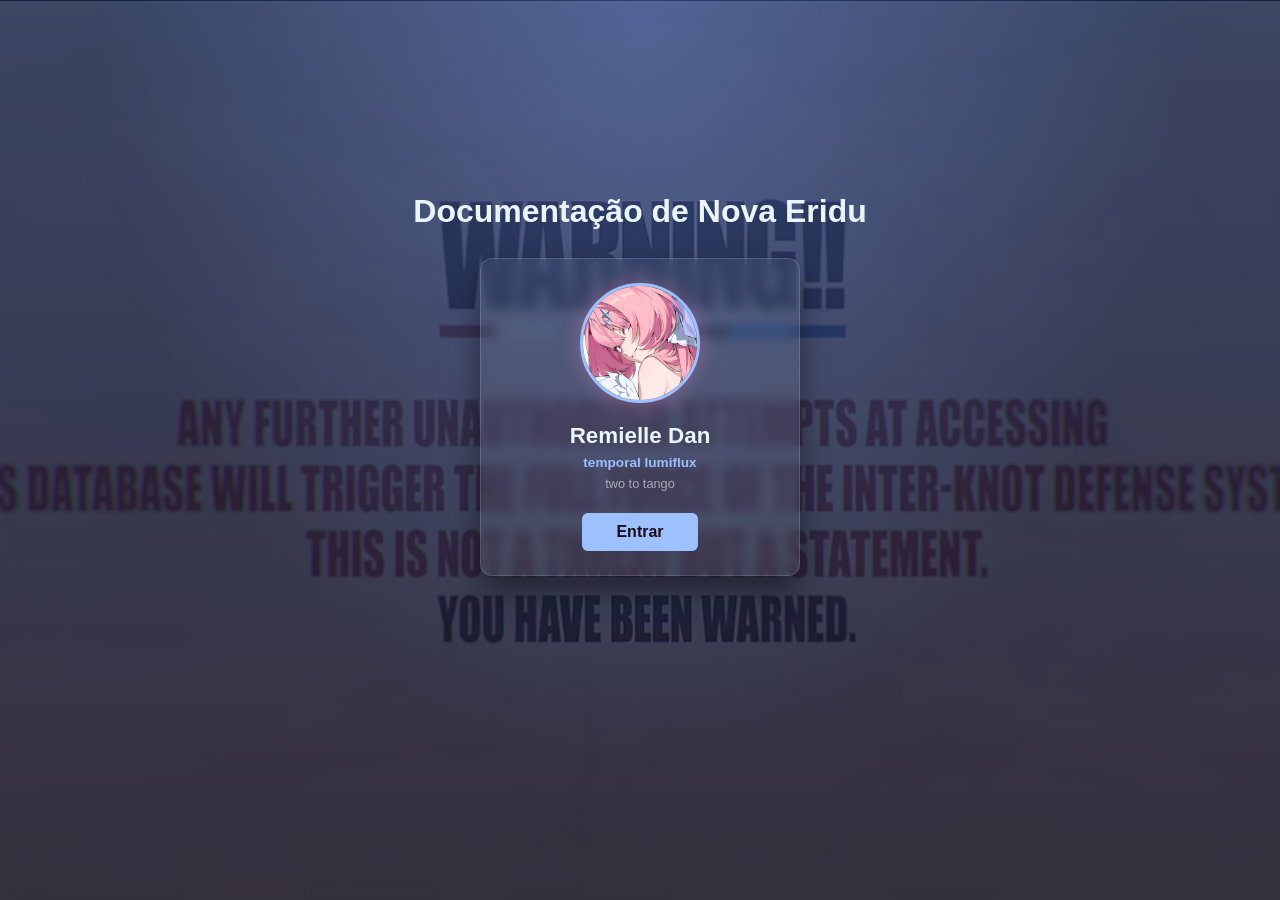
<file: index.html>
<!DOCTYPE html>
<html lang="pt-BR">
<head>
    <meta charset="UTF-8">
    <meta name="viewport" content="width=device-width, initial-scale=1.0">
    <title>Void Hunters</title>
    <link rel="stylesheet" href="style.css">
</head>
<body class="hub-warning">
    <audio id="bgm" src="audio/soundtrack.mp3" data-track="soundtrack" loop></audio> 
    <script src="music.js"></script>


    <main class="welcome">
        <h1 class="sr-only">Documentação de Nova Eridu</h1>

        <div class="welcome-card">
            <img src="img/remi.jpg" alt="Remielle Dan" class="welcome-avatar">
            <h2>Remielle Dan</h2>
            <p class="tag">temporal lumiflux</p>
            <p class="sub">two to tango</p>
            <a href="pag.html" class="enter-btn">Entrar</a>
        </div>
    </main>

</body>
</html>
</file>
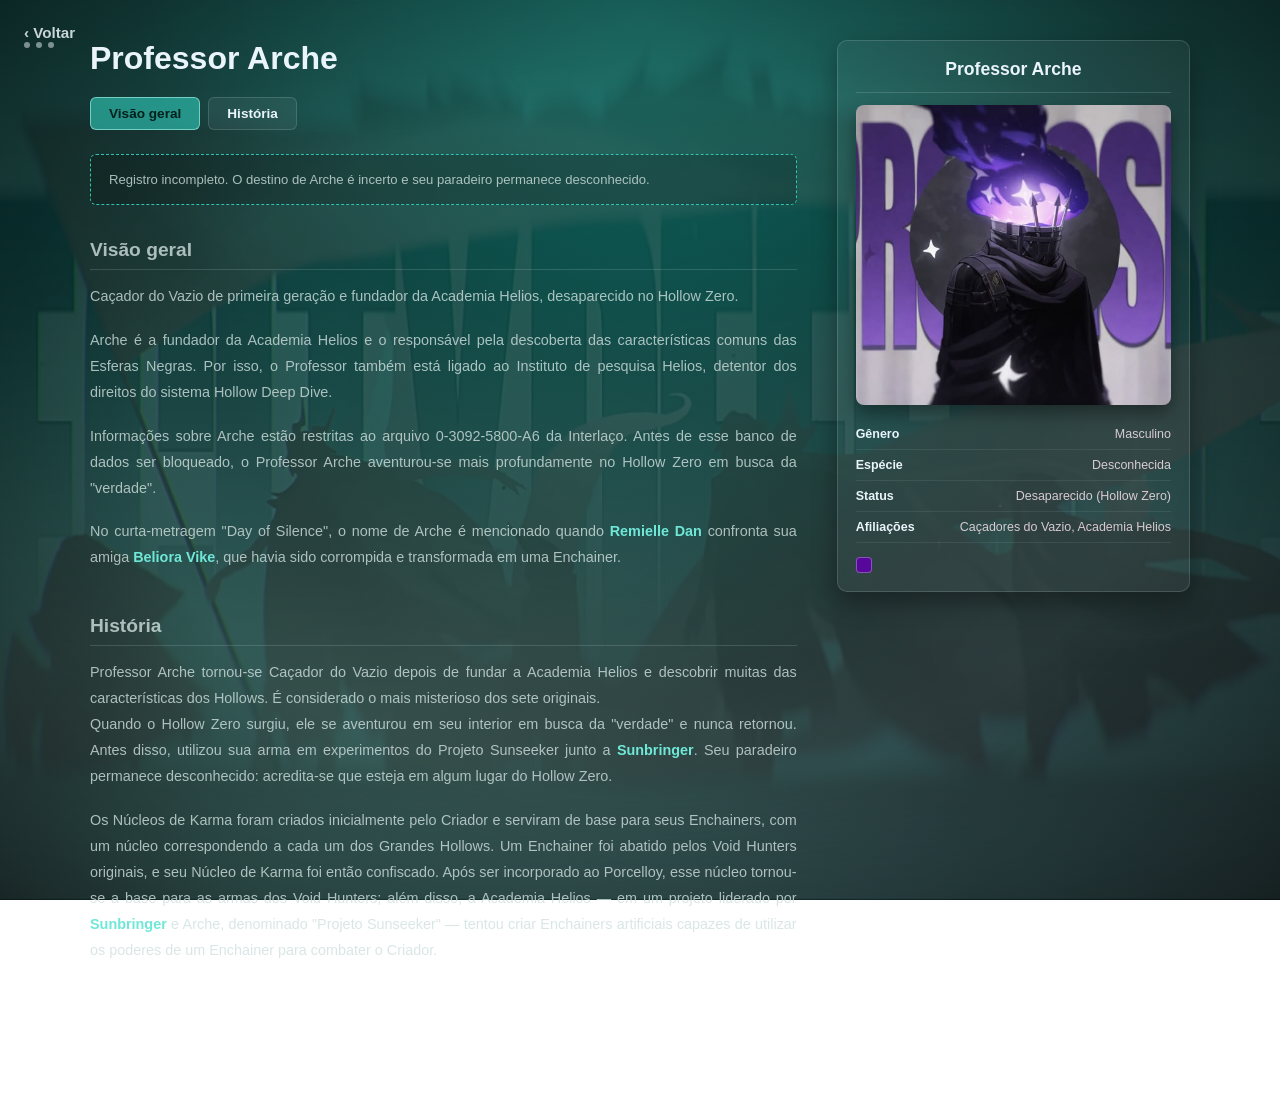
<file: Arche.html>
<!DOCTYPE html>
<html lang="pt-BR">
<head>
    <meta charset="UTF-8">
    <meta name="viewport" content="width=device-width, initial-scale=1.0">
    <title>Professor Arche</title>
    <link rel="stylesheet" href="characters.css">
    <link rel="stylesheet" href="themes.css">
</head>
<div class="topbar">
    <a href="original.html" class="back">&#8249; Voltar</a>
    <div class="dots"><span></span><span></span><span></span></div>
</div>
<body class="theme-arche">
    <audio id="bgm" src="audio/soundtrack.mp3" data-track="soundtrack" loop></audio> 
    <script src="music.js"></script>


    <div class="wiki-layout">

        <main class="wiki-main">
            <h1 class="page-title">Professor Arche</h1>

            <nav class="tabs">
                <a href="#overview" class="tab active">Visão geral</a>
                <a href="#historia" class="tab">História</a>
            </nav>

            <div class="warning-box">Registro incompleto. O destino de Arche é incerto e seu paradeiro permanece desconhecido.</div>

            <section id="overview">
                <h2>Visão geral</h2>
                <p>Caçador do Vazio de primeira geração e fundador da Academia Helios, desaparecido no Hollow Zero.</p>
                <br>
                <p>Arche é a fundador da Academia Helios e o responsável pela descoberta das características comuns das Esferas Negras.
                    Por isso, o Professor também está ligado ao Instituto de pesquisa Helios, detentor dos direitos do sistema Hollow 
                    Deep Dive.</p>
                    <br>
                    <p>Informações sobre Arche estão restritas ao arquivo 0-3092-5800-A6 da Interlaço. Antes
                         de esse banco de dados ser bloqueado, o Professor Arche aventurou-se mais profundamente no Hollow Zero em busca
                          da "verdade".</p>
                    <br>
                    <p>No curta-metragem "Day of Silence", o nome de Arche é mencionado quando <a href="Remielle.html">Remielle Dan</a> confronta sua amiga
                     <a href="Beliora.html">Beliora Vike</a>, que havia sido corrompida e transformada em uma Enchainer.</p>
            </section>

            <section id="historia">
                <h2>História</h2>
                <p>Professor Arche tornou-se Caçador do Vazio depois de fundar a Academia Helios e descobrir muitas das características 
                    dos Hollows. É considerado o mais misterioso dos sete originais.</p>
                <p>Quando o Hollow Zero surgiu, ele se aventurou em seu interior em busca da "verdade" e nunca retornou. Antes disso, 
                    utilizou sua arma em experimentos do Projeto Sunseeker junto a <a href="Sunbringer.html">Sunbringer</a>. Seu paradeiro
                    permanece desconhecido: acredita-se que esteja em algum lugar do Hollow Zero.</p>
                    <br>
                    <p>Os Núcleos de Karma foram criados inicialmente pelo Criador e serviram de base para seus Enchainers, 
                        com um núcleo correspondendo a cada um dos Grandes Hollows. Um Enchainer foi abatido pelos Void Hunters 
                        originais, e seu Núcleo de Karma foi então confiscado. Após ser incorporado ao Porcelloy, esse núcleo 
                        tornou-se a base para as armas dos Void Hunters; além disso, a Academia Helios — em um projeto liderado 
                        por <a href="Sunbringer.html">Sunbringer</a> e Arche, denominado "Projeto Sunseeker" — tentou criar Enchainers artificiais capazes de 
                        utilizar os poderes de um Enchainer para combater o Criador.</p>
            </section>

        </main>

        <aside class="infobox">
            <div class="infobox-title">Professor Arche</div>
            <img src="img/arche_icon.png" alt="Professor Arche" class="infobox-img">
            <div class="infobox-row"><span class="label">Gênero</span><span>Masculino</span></div>
            <div class="infobox-row"><span class="label">Espécie</span><span>Desconhecida</span></div>
            <div class="infobox-row"><span class="label">Status</span><span>Desaparecido (Hollow Zero)</span></div>
            <div class="infobox-row"><span class="label">Afiliações</span><span>Caçadores do Vazio, Academia Helios</span></div>
            <span class="swatch"></span>
        </aside>

    </div>

    <script src="tabs.js"></script>
</body>
</html>
</file>
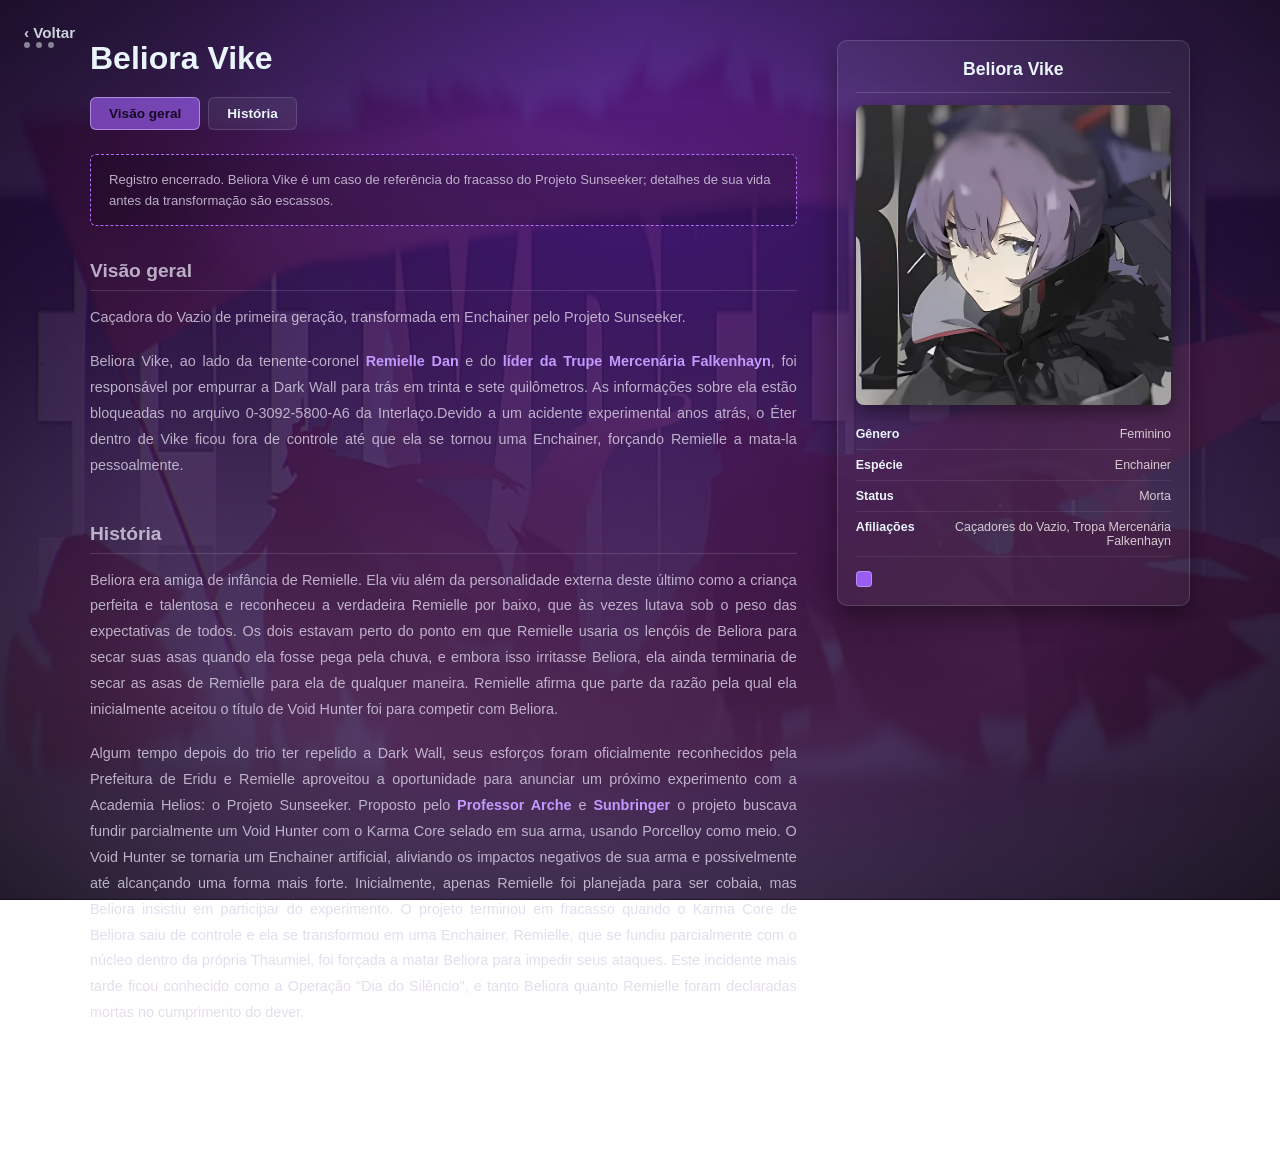
<file: Beliora.html>
<!DOCTYPE html>
<html lang="pt-BR">
<head>
    <meta charset="UTF-8">
    <meta name="viewport" content="width=device-width, initial-scale=1.0">
    <title>Beliora Vike</title>
    <link rel="stylesheet" href="characters.css">
    <link rel="stylesheet" href="themes.css">
</head>
<div class="topbar">
    <a href="original.html" class="back">&#8249; Voltar</a>
    <div class="dots"><span></span><span></span><span></span></div>
</div>
<body class="theme-beliora">
    <audio id="bgm" src="audio/soundtrack.mp3" data-track="soundtrack" loop></audio> 
    <script src="music.js"></script>


    <div class="wiki-layout">

        <main class="wiki-main">
            <h1 class="page-title">Beliora Vike</h1>

            <nav class="tabs">
                <a href="#overview" class="tab active">Visão geral</a>
                <a href="#historia" class="tab">História</a>
            </nav>

            <div class="warning-box">Registro encerrado. Beliora Vike é um caso de referência do fracasso do Projeto Sunseeker; 
                detalhes de sua vida antes da transformação são escassos.</div>

            <section id="overview">
                <h2>Visão geral</h2>
                <p>Caçadora do Vazio de primeira geração, transformada em Enchainer pelo Projeto Sunseeker.</p>
                <br>
                <p>Beliora Vike, ao lado da tenente-coronel <a href="Remielle.html">Remielle Dan</a> e do <a href="Falkenhayn.html">líder da Trupe Mercenária Falkenhayn</a>, foi responsável por 
                   empurrar a Dark Wall para trás em trinta e sete quilômetros. As informações sobre ela estão bloqueadas no arquivo
                   0-3092-5800-A6 da Interlaço.Devido a um acidente experimental anos atrás, o Éter dentro de Vike 
                 ficou fora de controle até que ela se tornou uma Enchainer, forçando Remielle a mata-la pessoalmente.</p>
            </section>

            <section id="historia">
                <h2>História</h2>
                <p> Beliora era amiga de infância de Remielle. Ela viu além da personalidade externa deste último como a criança perfeita
                     e talentosa e reconheceu a verdadeira Remielle por baixo, que às vezes lutava sob o peso das expectativas de todos.
                      Os dois estavam perto do ponto em que Remielle usaria os lençóis de Beliora para secar suas asas quando ela fosse 
                      pega pela chuva, e embora isso irritasse Beliora, ela ainda terminaria de secar as asas de Remielle para ela de 
                      qualquer maneira. Remielle afirma que parte da razão pela qual ela inicialmente aceitou o título de Void Hunter 
                      foi para competir com Beliora. </p>
                <br>
                <p>Algum tempo depois do trio ter repelido a Dark Wall, seus esforços foram oficialmente reconhecidos pela Prefeitura de 
                    Eridu e Remielle aproveitou a oportunidade para anunciar um próximo experimento com a Academia Helios: o Projeto 
                    Sunseeker. Proposto pelo <a href="Arche.html">Professor Arche</a> e <a href="Sunbringer.html">Sunbringer</a> o projeto buscava fundir parcialmente um Void Hunter 
                    com o Karma Core selado em sua arma, usando Porcelloy como meio. O Void Hunter se tornaria um Enchainer artificial,
                    aliviando os impactos negativos de sua arma e possivelmente até alcançando uma forma mais forte. Inicialmente, apenas
                    Remielle foi planejada para ser cobaia, mas Beliora insistiu em participar do experimento. O projeto terminou em 
                    fracasso quando o Karma Core de Beliora saiu de controle e ela se transformou em uma Enchainer. Remielle, que se 
                    fundiu parcialmente com o núcleo dentro da própria Thaumiel, foi forçada a matar Beliora para impedir seus ataques.
                    Este incidente mais tarde ficou conhecido como a Operação "Dia do Silêncio", e tanto Beliora quanto Remielle foram
                    declaradas mortas no cumprimento do dever.</p>
            </section>

        </main>

        <aside class="infobox">
            <div class="infobox-title">Beliora Vike</div>
            <img src="img/v_icon.png" alt="Beliora Vike" class="infobox-img">
            <div class="infobox-row"><span class="label">Gênero</span><span>Feminino</span></div>
            <div class="infobox-row"><span class="label">Espécie</span><span>Enchainer</span></div>
            <div class="infobox-row"><span class="label">Status</span><span>Morta</span></div>
            <div class="infobox-row"><span class="label">Afiliações</span><span>Caçadores do Vazio, Tropa Mercenária Falkenhayn</span></div>
            <span class="swatch"></span>
        </aside>

    </div>

    <script src="tabs.js"></script>
</body>
</html>
</file>
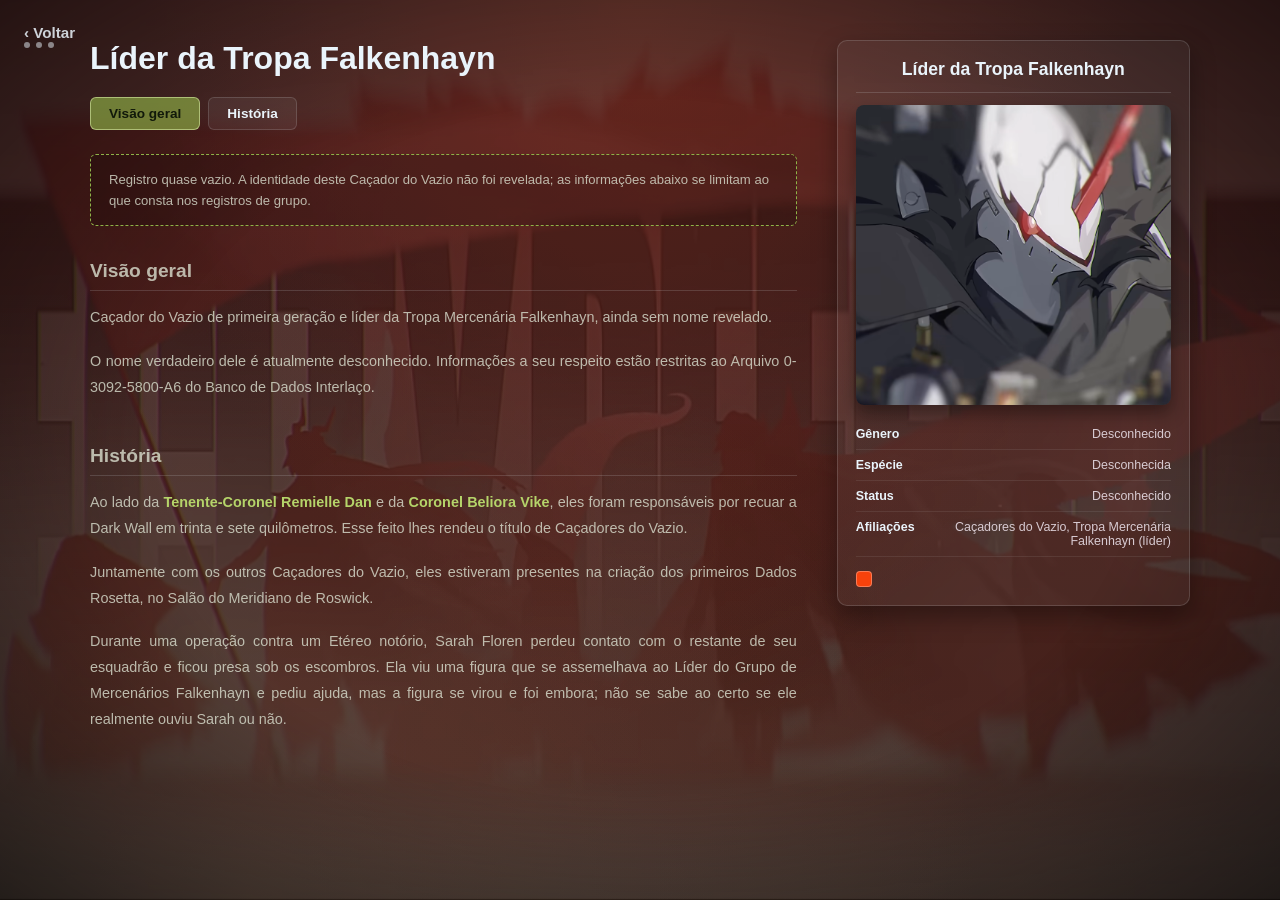
<file: Falkenhayn.html>
<!DOCTYPE html>
<html lang="pt-BR">
<head>
    <meta charset="UTF-8">
    <meta name="viewport" content="width=device-width, initial-scale=1.0">
    <title>Líder da Tropa Falkenhayn</title>
    <link rel="stylesheet" href="characters.css">
    <link rel="stylesheet" href="themes.css">
</head>
<div class="topbar">
    <a href="original.html" class="back">&#8249; Voltar</a>
    <div class="dots"><span></span><span></span><span></span></div>
</div>
<body class="theme-falkenhayn">
    <audio id="bgm" src="audio/soundtrack.mp3" data-track="soundtrack" loop></audio> 
    <script src="music.js"></script>


    <div class="wiki-layout">

        <main class="wiki-main">
            <h1 class="page-title">Líder da Tropa Falkenhayn</h1>

            <nav class="tabs">
                <a href="#overview" class="tab active">Visão geral</a>
                <a href="#historia" class="tab">História</a>
            </nav>

            <div class="warning-box">Registro quase vazio. A identidade deste Caçador do Vazio não foi revelada; as informações abaixo se limitam ao que consta nos registros de grupo.</div>

            <section id="overview">
                <h2>Visão geral</h2>
                <p>Caçador do Vazio de primeira geração e líder da Tropa Mercenária Falkenhayn, ainda sem nome revelado.</p>
                <br>
                <p>O nome verdadeiro dele é atualmente desconhecido. Informações a seu respeito estão restritas ao Arquivo
                   0-3092-5800-A6 do Banco de Dados Interlaço.</p>
            </section>

            <section id="historia">
                <h2>História</h2>
                <p>Ao lado da <a href="Remielle.html">Tenente-Coronel Remielle Dan</a> e da <a href="Beliora.html">Coronel Beliora Vike</a>, 
                eles foram responsáveis ​por recuar a Dark Wall em trinta e sete quilômetros. Esse feito lhes rendeu o título de 
                Caçadores do Vazio.</p>
                <br>
                <p>Juntamente com os outros Caçadores do Vazio, eles estiveram presentes na criação dos primeiros Dados Rosetta, 
                no Salão do Meridiano de Roswick.</p>
                <br>
                <p>Durante uma operação contra um Etéreo notório, Sarah Floren perdeu contato com o restante de seu esquadrão e 
                ficou presa sob os escombros. Ela viu uma figura que se assemelhava ao Líder do Grupo de Mercenários Falkenhayn 
                e pediu ajuda, mas a figura se virou e foi embora; não se sabe ao certo se ele realmente ouviu Sarah ou não.</p>
            </section>

        </main>

        <aside class="infobox">
            <div class="infobox-title">Líder da Tropa Falkenhayn</div>
            <img src="img/leader_icon.png" alt="Líder da Tropa Falkenhayn" class="infobox-img">
            <div class="infobox-row"><span class="label">Gênero</span><span>Desconhecido</span></div>
            <div class="infobox-row"><span class="label">Espécie</span><span>Desconhecida</span></div>
            <div class="infobox-row"><span class="label">Status</span><span>Desconhecido</span></div>
            <div class="infobox-row"><span class="label">Afiliações</span><span>Caçadores do Vazio, Tropa Mercenária Falkenhayn (líder)</span></div>
            <span class="swatch"></span>
        </aside>

    </div>

    <script src="tabs.js"></script>
</body>
</html>
</file>
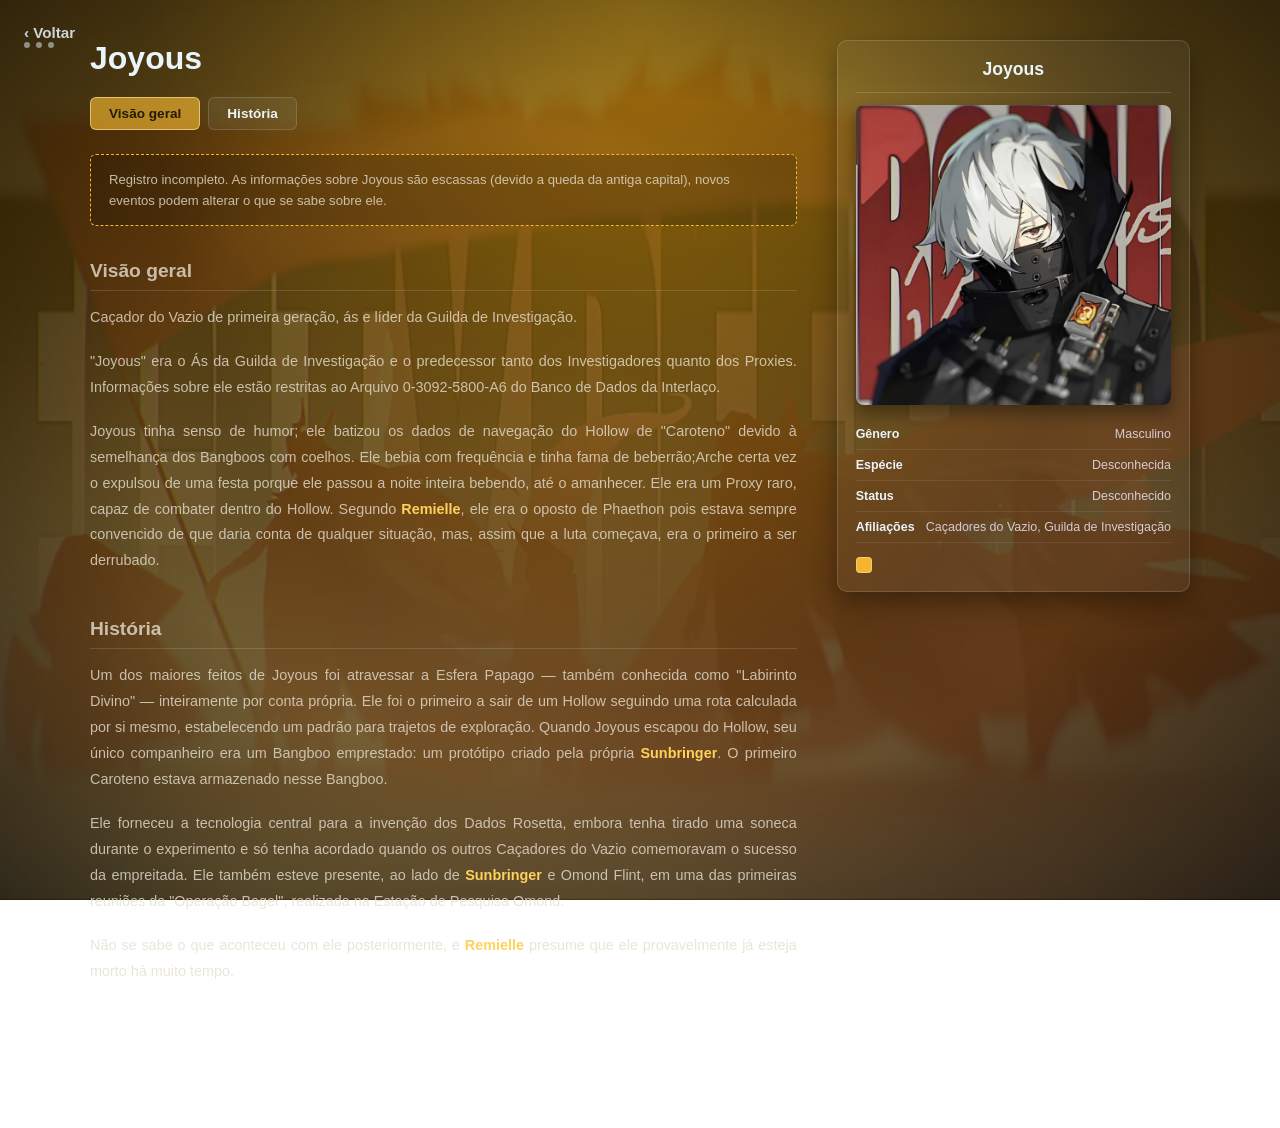
<file: Joyous.html>
<!DOCTYPE html>
<html lang="pt-BR">
<head>
    <meta charset="UTF-8">
    <meta name="viewport" content="width=device-width, initial-scale=1.0">
    <title>Joyous</title>
    <link rel="stylesheet" href="characters.css">
    <link rel="stylesheet" href="themes.css">
</head>
<div class="topbar">
    <a href="original.html" class="back">&#8249; Voltar</a>
    <div class="dots"><span></span><span></span><span></span></div>
</div>
<body class="theme-joyous">
    <audio id="bgm" src="audio/soundtrack.mp3" data-track="soundtrack" loop></audio> 
    <script src="music.js"></script>


    <div class="wiki-layout">

        <main class="wiki-main">
            <h1 class="page-title">Joyous</h1>

            <nav class="tabs">
                <a href="#overview" class="tab active">Visão geral</a>
                <a href="#historia" class="tab">História</a>
            </nav>

            <div class="warning-box">Registro incompleto. As informações sobre Joyous são escassas (devido a queda da antiga capital), novos eventos podem alterar o que se sabe sobre ele.</div>

            <section id="overview">
                <h2>Visão geral</h2>
                <p>Caçador do Vazio de primeira geração, ás e líder da Guilda de Investigação.</p>
                <br>
                <p>"Joyous" era o Ás da Guilda de Investigação e o predecessor tanto dos Investigadores quanto dos Proxies. Informações 
                    sobre ele estão restritas ao Arquivo 0-3092-5800-A6 do Banco de Dados da Interlaço.</p>
                <br>
                <p>Joyous tinha senso de humor; ele batizou os dados de navegação do Hollow de "Caroteno" devido à semelhança dos Bangboos
                     com coelhos. Ele bebia com frequência e tinha fama de beberrão;Arche certa vez o expulsou de uma festa porque
                      ele passou a noite inteira bebendo, até o amanhecer. Ele era um Proxy raro, capaz de combater dentro do Hollow.
                       Segundo <a href="Remielle.html">Remielle</a>, ele era o oposto de Phaethon pois estava sempre convencido de que daria conta de qualquer situação,
                        mas, assim que a luta começava, era o primeiro a ser derrubado.</p>
            </section>

            <section id="historia">
                <h2>História</h2>
                <p>Um dos maiores feitos de Joyous foi atravessar a Esfera Papago — também conhecida como "Labirinto Divino" —
                     inteiramente por conta própria. Ele foi o primeiro a sair de um Hollow seguindo uma rota calculada por si
                      mesmo, estabelecendo um padrão para trajetos de exploração. Quando Joyous escapou do Hollow, seu único companheiro
                       era um Bangboo emprestado: um protótipo criado pela própria <a href="Sunbringer.html">Sunbringer</a>. O primeiro Caroteno
                     estava armazenado 
                       nesse Bangboo.</p>
                <br>
                <p>Ele forneceu a tecnologia central para a invenção dos Dados Rosetta, embora tenha tirado uma soneca durante o 
                    experimento e só tenha acordado quando os outros Caçadores do Vazio comemoravam o sucesso da empreitada. Ele 
                    também esteve presente, ao lado de <a href="Sunbringer.html">Sunbringer</a> e Omond Flint, em uma das primeiras 
                    reuniões da "Operação Bagel", realizada na Estação de Pesquisa Omond.</p>
                <br>
                <p>Não se sabe o que aconteceu com ele posteriormente, e <a href="Remielle.html">Remielle</a> presume que ele provavelmente já esteja morto há muito tempo.</p>
            </section>

        </main>

        <aside class="infobox">
            <div class="infobox-title">Joyous</div>
            <img src="img/j_icon.png" alt="Joyous" class="infobox-img">
            <div class="infobox-row"><span class="label">Gênero</span><span>Masculino</span></div>
            <div class="infobox-row"><span class="label">Espécie</span><span>Desconhecida</span></div>
            <div class="infobox-row"><span class="label">Status</span><span>Desconhecido</span></div>
            <div class="infobox-row"><span class="label">Afiliações</span><span>Caçadores do Vazio, Guilda de Investigação</span></div>
            <span class="swatch"></span>
        </aside>

    </div>

    <script src="tabs.js"></script>
</body>
</html>
</file>
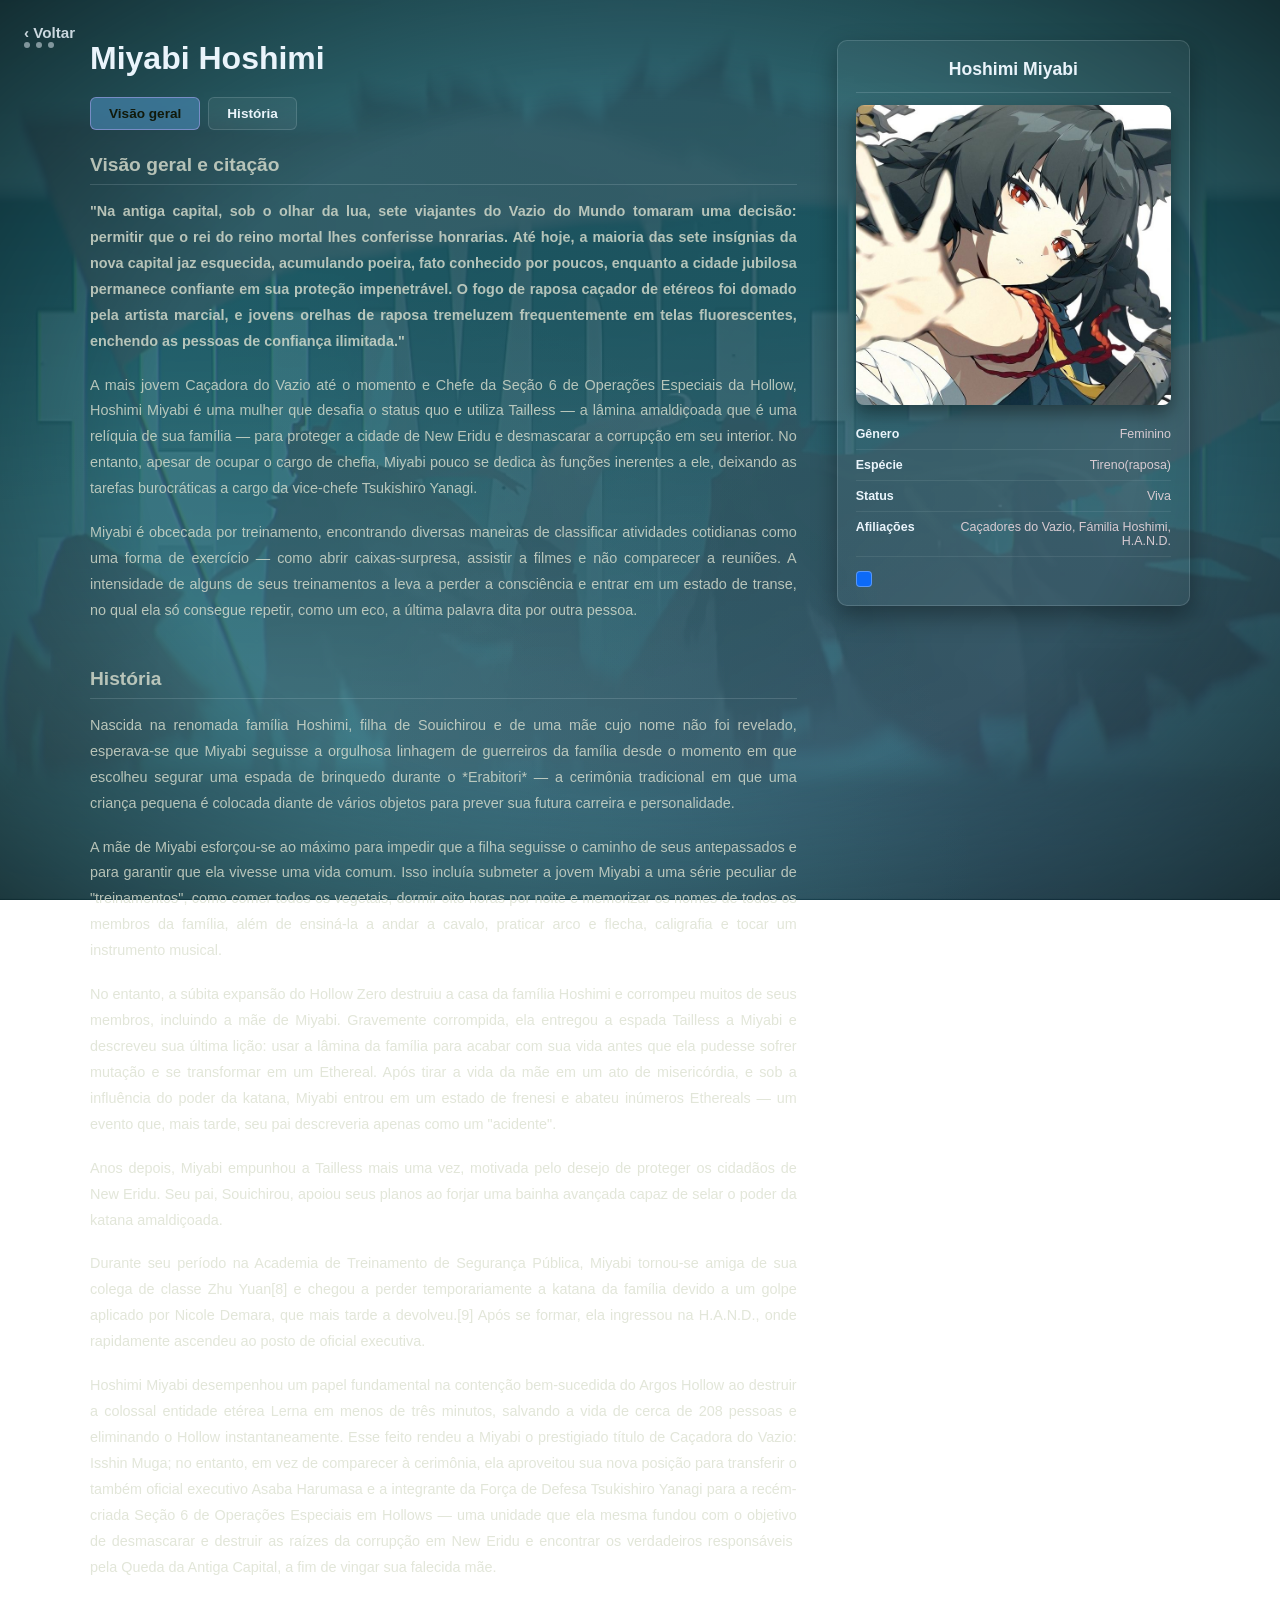
<file: miyabi.html>
<!DOCTYPE html>
<html lang="pt-BR">
<head>
    <meta charset="UTF-8">
    <meta name="viewport" content="width=device-width, initial-scale=1.0">
    <title>Miyabi Hoshimi</title>
    <link rel="stylesheet" href="characters.css">
    <link rel="stylesheet" href="themes.css">
</head>
<div class="topbar">
    <a href="newhunters.html" class="back">&#8249; Voltar</a>
    <div class="dots"><span></span><span></span><span></span></div>
</div>
<body class="theme-miyabi">
    <audio id="bgm" src="audio/soundtrack.mp3" data-track="soundtrack" loop></audio> 
    <script src="music.js"></script>


    <div class="wiki-layout">

        <main class="wiki-main">
            <h1 class="page-title">Miyabi Hoshimi</h1>

            <nav class="tabs">
                <a href="#overview" class="tab active">Visão geral</a>
                <a href="#historia" class="tab">História</a>
            </nav>

            <section id="overview">
                <h2>Visão geral e citação</h2>
                <p><strong>"Na antiga capital, sob o olhar da lua, sete viajantes do Vazio do Mundo tomaram uma decisão: permitir que o rei do 
                    reino mortal lhes conferisse honrarias. Até hoje, a maioria das sete insígnias da nova capital jaz esquecida, 
                    acumulando poeira, fato conhecido por poucos, enquanto a cidade jubilosa permanece confiante em sua proteção 
                    impenetrável. O fogo de raposa caçador de etéreos foi domado pela artista marcial, e jovens orelhas de raposa 
                    tremeluzem frequentemente em telas fluorescentes, enchendo as pessoas de confiança ilimitada." </p> </strong>
                    <br>
                <p>A mais jovem Caçadora do Vazio até o momento e Chefe da Seção 6 de Operações Especiais da Hollow, Hoshimi Miyabi é 
                    uma mulher que desafia o status quo e utiliza Tailless — a lâmina amaldiçoada que é uma relíquia de sua família — 
                    para proteger a cidade de New Eridu e desmascarar a corrupção em seu interior. No entanto, apesar de ocupar o cargo
                     de chefia, Miyabi pouco se dedica às funções inerentes a ele, deixando as tarefas burocráticas a cargo da vice-chefe
                     Tsukishiro Yanagi.</p>
                     <br>
                     <p>Miyabi é obcecada por treinamento, encontrando diversas maneiras de classificar atividades cotidianas como uma 
                        forma de exercício — como abrir caixas-surpresa, assistir a filmes e não comparecer a reuniões. A intensidade de 
                        alguns de seus treinamentos a leva a perder a consciência e entrar em um estado de transe, no qual ela só consegue
                        repetir, como um eco, a última palavra dita por outra pessoa.</p>
            </section>

            <section id="historia">
                <h2>História</h2>
                <p>Nascida na renomada família Hoshimi, filha de Souichirou e de uma mãe cujo nome não foi revelado, esperava-se que 
                    Miyabi seguisse a orgulhosa linhagem de guerreiros da família desde o momento em que escolheu segurar uma espada 
                    de brinquedo durante o *Erabitori* — a cerimônia tradicional em que uma criança pequena é colocada diante de vários 
                    objetos para prever sua futura carreira e personalidade.</p>
                <br>
                <p>A mãe de Miyabi esforçou-se ao máximo para impedir que a filha seguisse o caminho de seus antepassados ​​e para 
                    garantir que ela vivesse uma vida comum. Isso incluía submeter a jovem Miyabi a uma série peculiar de "treinamentos",
                    como comer todos os vegetais, dormir oito horas por noite e memorizar os nomes de todos os membros da família, além 
                    de ensiná-la a andar a cavalo, praticar arco e flecha, caligrafia e tocar um instrumento musical.</p>
                <br>
                <p>No entanto, a súbita expansão do Hollow Zero destruiu a casa da família Hoshimi e corrompeu muitos de seus membros, 
                    incluindo a mãe de Miyabi. Gravemente corrompida, ela entregou a espada Tailless a Miyabi e descreveu sua última 
                    lição: usar a lâmina da família para acabar com sua vida antes que ela pudesse sofrer mutação e se transformar em um 
                    Ethereal. Após tirar a vida da mãe em um ato de misericórdia, e sob a influência do poder da katana, Miyabi entrou em
                    um estado de frenesi e abateu inúmeros Ethereals — um evento que, mais tarde, seu pai descreveria apenas como um 
                    "acidente".</p>
                <br>
                <p>Anos depois, Miyabi empunhou a Tailless mais uma vez, motivada pelo desejo de proteger os cidadãos de New Eridu. Seu
                    pai, Souichirou, apoiou seus planos ao forjar uma bainha avançada capaz de selar o poder da katana amaldiçoada.</p>
                <br>
                <p>Durante seu período na Academia de Treinamento de Segurança Pública, Miyabi tornou-se amiga de sua colega de classe 
                    Zhu Yuan[8] e chegou a perder temporariamente a katana da família devido a um golpe aplicado por Nicole Demara, que 
                    mais tarde a devolveu.[9] Após se formar, ela ingressou na H.A.N.D., onde rapidamente ascendeu ao posto de oficial
                     executiva.</p>
                <br>
                <p>Hoshimi Miyabi desempenhou um papel fundamental na contenção bem-sucedida do Argos Hollow ao destruir a colossal 
                    entidade etérea Lerna em menos de três minutos, salvando a vida de cerca de 208 pessoas e eliminando o Hollow 
                    instantaneamente. Esse feito rendeu a Miyabi o prestigiado título de Caçadora do Vazio: Isshin Muga; no entanto, 
                    em vez de comparecer à cerimônia, ela aproveitou sua nova posição para transferir o também oficial executivo 
                    Asaba Harumasa e a integrante da Força de Defesa Tsukishiro Yanagi para a recém-criada Seção 6 de Operações Especiais
                    em Hollows — uma unidade que ela mesma fundou com o objetivo de desmascarar e destruir as raízes da corrupção em New
                    Eridu e encontrar os verdadeiros responsáveis ​​pela Queda da Antiga Capital, a fim de vingar sua falecida mãe.</p>
            </section>

        </main>

        <aside class="infobox">
            <div class="infobox-title">Hoshimi Miyabi</div>
            <img src="img/miyabi_icon.png" alt="Hoshimi Miyabi" class="infobox-img">
            <div class="infobox-row"><span class="label">Gênero</span><span>Feminino</span></div>
            <div class="infobox-row"><span class="label">Espécie</span><span>Tireno(raposa)</span></div>
            <div class="infobox-row"><span class="label">Status</span><span>Viva</span></div>
            <div class="infobox-row"><span class="label">Afiliações</span><span>Caçadores do Vazio, Fámilia Hoshimi, H.A.N.D.</span></div>
            <span class="swatch"></span>
        </aside>

    </div>

    <script src="tabs.js"></script>
</body>
</html>
</file>
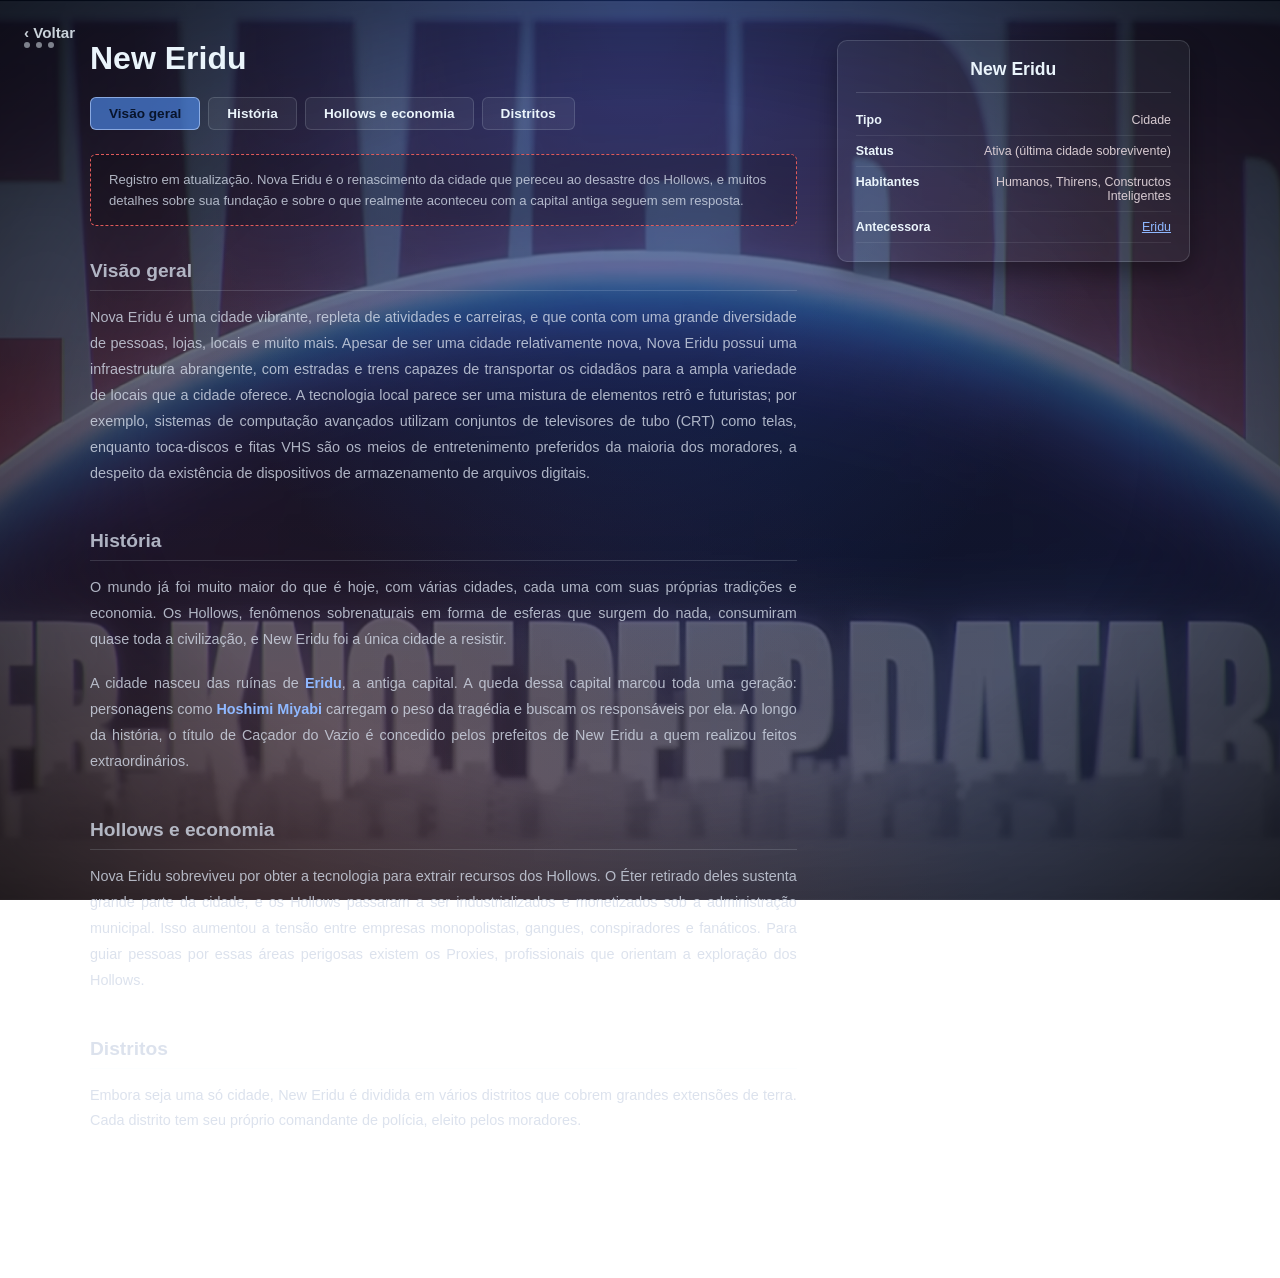
<file: newera.html>
<!DOCTYPE html>
<html lang="pt-BR">
<head>
    <meta charset="UTF-8">
    <meta name="viewport" content="width=device-width, initial-scale=1.0">
    <title>New Eridu</title>
    <link rel="stylesheet" href="characters.css">
    <link rel="stylesheet" href="themes.css">
</head>
<body class="theme-new-eridu">
    <audio id="bgm" src="audio/soundtrack.mp3" data-track="soundtrack" loop></audio> 
    <script src="music.js"></script>


    <div class="wiki-layout">

        <main class="wiki-main">
            <div class="topbar">
    <a href="pag.html" class="back">&#8249; Voltar</a>
    <div class="dots"><span></span><span></span><span></span></div>
  </div>

            <h1 class="page-title">New Eridu</h1>

            <nav class="tabs">
                <a href="#overview" class="tab active">Visão geral</a>
                <a href="#historia" class="tab">História</a>
                <a href="#hollows" class="tab">Hollows e economia</a>
                <a href="#distritos" class="tab">Distritos</a>
            </nav>

            <div class="warning-box">
                Registro em atualização. Nova Eridu é o renascimento da cidade que pereceu ao desastre dos Hollows, e muitos
                detalhes sobre sua fundação e sobre o que realmente aconteceu com a capital antiga seguem sem resposta.
            </div>

            <section id="overview">
                <h2>Visão geral</h2>
                <p>
                    <p>Nova Eridu é uma cidade vibrante, repleta de atividades e carreiras, e que conta com uma grande diversidade de 
                        pessoas, lojas, locais e muito mais. Apesar de ser uma cidade relativamente nova, Nova Eridu possui uma 
                        infraestrutura abrangente, com estradas e trens capazes de transportar os cidadãos para a ampla variedade 
                        de locais que a cidade oferece. A tecnologia local parece ser uma mistura de elementos retrô e futuristas; 
                        por exemplo, sistemas de computação avançados utilizam conjuntos de televisores de tubo (CRT) como telas, 
                        enquanto toca-discos e fitas VHS são os meios de entretenimento preferidos da maioria dos moradores, a 
                        despeito da existência de dispositivos de armazenamento de arquivos digitais.<p>
                </p>
            </section>

            <section id="historia">
                <h2>História</h2>
                <p>
                    O mundo já foi muito maior do que é hoje, com várias cidades, cada uma com suas próprias tradições e economia.
                    Os Hollows, fenômenos sobrenaturais em forma de esferas que surgem do nada, consumiram quase toda a
                    civilização, e New Eridu foi a única cidade a resistir.
                </p>
                <br>
                <p>
                    A cidade nasceu das ruínas de <a href="OldEridu.html">Eridu</a>, a antiga capital. A queda dessa capital
                    marcou toda uma geração: personagens como <a href="Miyabi.html">Hoshimi Miyabi</a> carregam o peso
                    da tragédia e buscam os responsáveis por ela. Ao longo da história, o título de Caçador do Vazio é concedido
                    pelos prefeitos de New Eridu a quem realizou feitos extraordinários.
                </p>
            </section>

            <section id="hollows">
                <h2>Hollows e economia</h2>
                <p>
                    Nova Eridu sobreviveu por obter a tecnologia para extrair recursos dos Hollows. O Éter retirado deles
                    sustenta grande parte da cidade, e os Hollows passaram a ser industrializados e monetizados sob a
                    administração municipal. Isso aumentou a tensão entre empresas monopolistas, gangues, conspiradores e
                    fanáticos. Para guiar pessoas por essas áreas perigosas existem os Proxies, profissionais que orientam
                    a exploração dos Hollows.
                </p>
            </section>

            <section id="distritos">
                <h2>Distritos</h2>
                <p>
                    Embora seja uma só cidade, New Eridu é dividida em vários distritos que cobrem grandes extensões de terra.
                    Cada distrito tem seu próprio comandante de polícia, eleito pelos moradores.
                </p>
            </section>

        </main>

        <aside class="infobox">
            <div class="infobox-title">New Eridu</div>
            <div class="infobox-row"><span class="label">Tipo</span><span>Cidade</span></div>
            <div class="infobox-row"><span class="label">Status</span><span>Ativa (última cidade sobrevivente)</span></div>
            <div class="infobox-row"><span class="label">Habitantes</span><span>Humanos, Thirens, Constructos Inteligentes</span></div>
            <div class="infobox-row"><span class="label">Antecessora</span><span><a href="OldEridu.html" style="color:var(--accent-link)">Eridu</a></span></div>
        </aside>

    </div>

    <script src="tabs.js"></script>
</body>
</html>
</file>
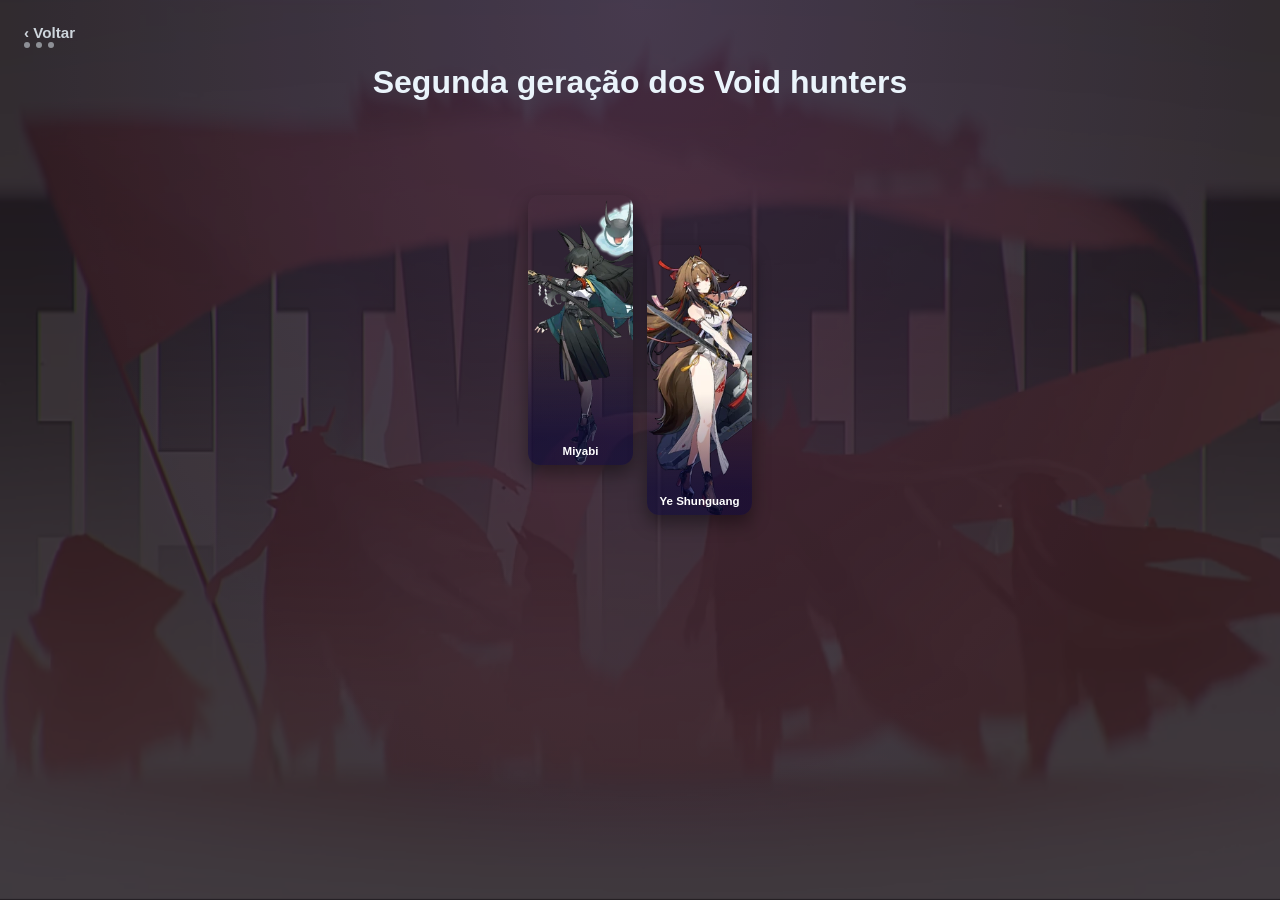
<file: newhunters.html>
<!DOCTYPE html>
<html lang="pt-br">
<head>
<meta charset="UTF-8">
<title>First Gen</title>
<link rel="stylesheet" href="newhunters.css">
</head>
<body>
    <header class="header">
        <h1>Segunda geração dos Void hunters</h1>
    </header>
  <div class="topbar">
    <a href="pag.html" class="back">&#8249; Voltar</a>
    <div class="dots"><span></span><span></span><span></span></div>
  </div>
  <audio id="bgm" src="audio/soundtrack.mp3" data-track="soundtrack" loop></audio> 
    <script src="music.js"></script>

 
  <div class="roster">
    <a class="agent" href="miyabi.html">
        <img src="img/miyabi_card.png">
      <span class="name-tag">Miyabi</span>
    </a>
    <a class="agent" href="ye.html">
        <img src="img/ye_card.png">
      <span class="name-tag">Ye Shunguang</span>
    </a>
  </div>
 
</body>
</html>
</file>
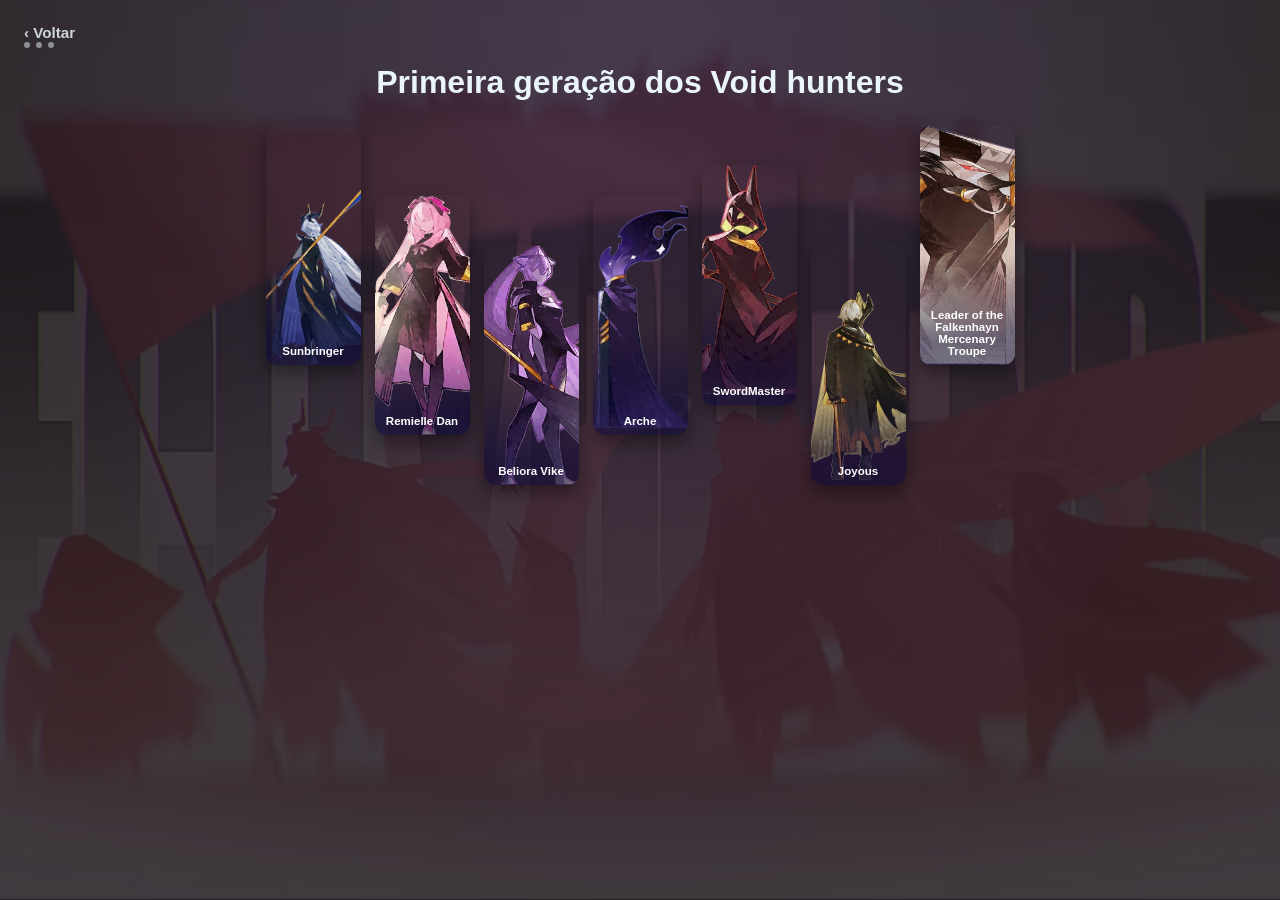
<file: original.html>
<!DOCTYPE html>
<html lang="pt-br">
<head>
<meta charset="UTF-8">
<title>First Gen</title>
<link rel="stylesheet" href="original.css">
</head>
<body>
    <header class="header">
        <h1>Primeira geração dos Void hunters</h1>
    </header>
  <div class="topbar">
    <a href="pag.html" class="back">&#8249; Voltar</a>
    <div class="dots"><span></span><span></span><span></span></div>
  </div>
  <audio id="bgm" src="audio/soundtrack.mp3" data-track="soundtrack" loop></audio> 
    <script src="music.js"></script>

 
  <div class="roster">
    <a class="agent" href="Sunbringer.html">
        <img src="img/S_mural.png">
      <span class="name-tag">Sunbringer</span>
    </a>
    <a class="agent" href="Remielle.html">
        <img src="img/remi_mural.png">
      <span class="name-tag">Remielle Dan </span>
    </a>
    <a class="agent" href="Beliora.html">
        <img src="img/B_mural.png">
      <span class="name-tag">Beliora Vike</span>
    </a>
    <a class="agent" href="Arche.html">
        <img src="img/A_mural.png">
      <span class="name-tag">Arche</span>
    </a>
    <a class="agent" href="Swordmaster.html">
        <img src="img/M_mural.png">
      <span class="name-tag">SwordMaster</span>
    </a>
    <a class="agent" href="Joyous.html">
        <img src="img/J_mural.png"> 
      <span class="name-tag">Joyous</span>
    </a>
    <a class="agent" href="Falkenhayn.html">
        <img src="img/leader_mural.png">
      <span class="name-tag">Leader of the Falkenhayn Mercenary Troupe</span>
    </a>
   
  </div>
 
</body>
</html>
</file>
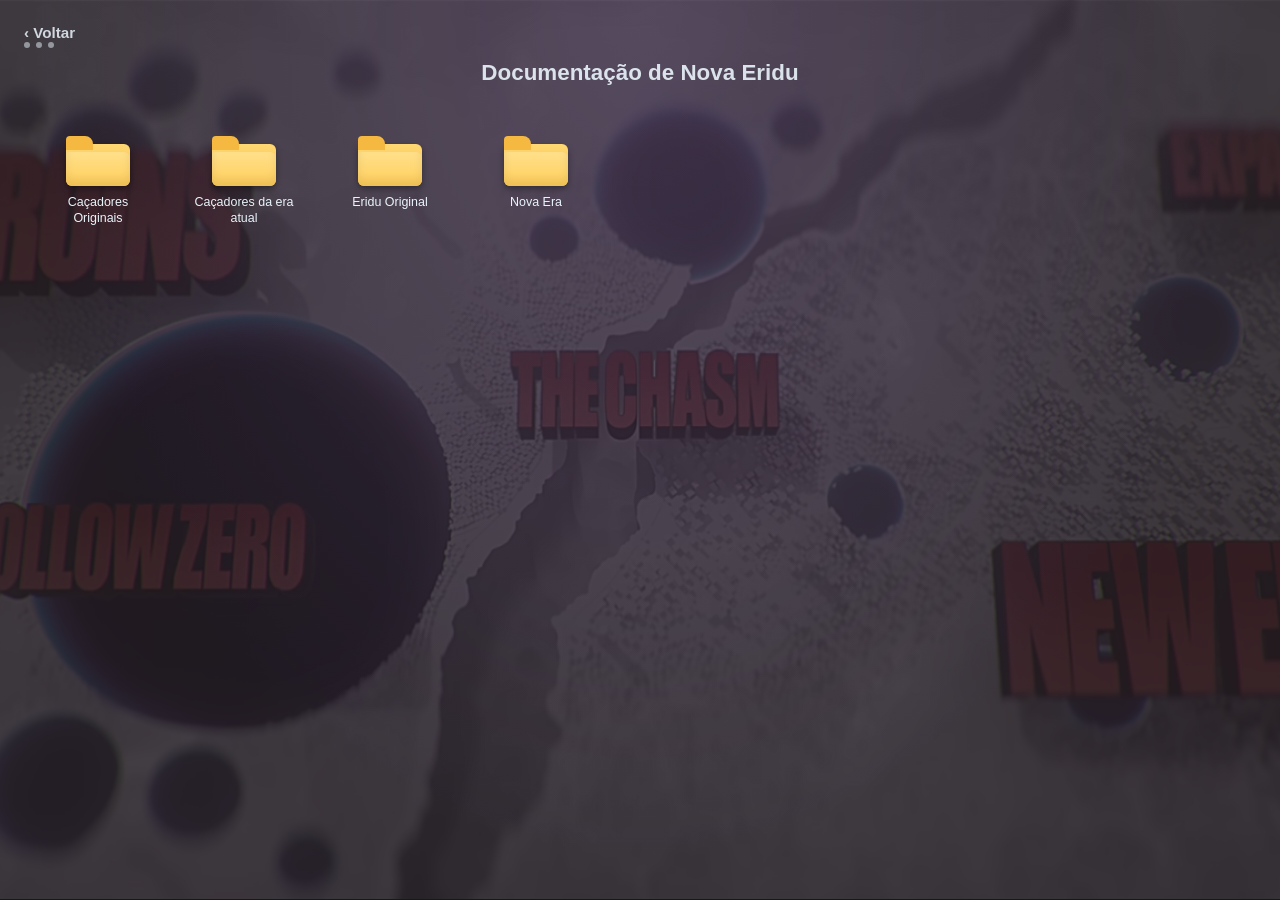
<file: pag.html>
<!DOCTYPE html>
<html lang="pt-BR">
<head>
    <meta charset="UTF-8">
    <title> Arquivos</title>
    <link rel="stylesheet" href="pags.css">
</head>
<body>
 
  <h1>Documentação de Nova Eridu</h1>
 
  <div class="folder-grid">
    <a class="folder-item" href="original.html">
      <div class="folder-icon"><div class="front"></div></div>
      <span class="folder-label">Caçadores Originais</span>
    </a>
    <a class="folder-item" href="newhunters.html">
      <div class="folder-icon"><div class="front"></div></div>
      <span class="folder-label">Caçadores da era atual</span>
    </a>
    <a class="folder-item" href="previous.html">
      <div class="folder-icon"><div class="front"></div></div>
      <span class="folder-label">Eridu Original</span>
    </a>
    <a class="folder-item" href="newera.html">
      <div class="folder-icon"><div class="front"></div></div>
      <span class="folder-label">Nova Era</span>
    </a>
    <div class="topbar">
    <a href="index.html" class="back">&#8249; Voltar</a>
    <div class="dots"><span></span><span></span><span></span></div>
  </div>
  </div>
 
</body>
</html>
</file>
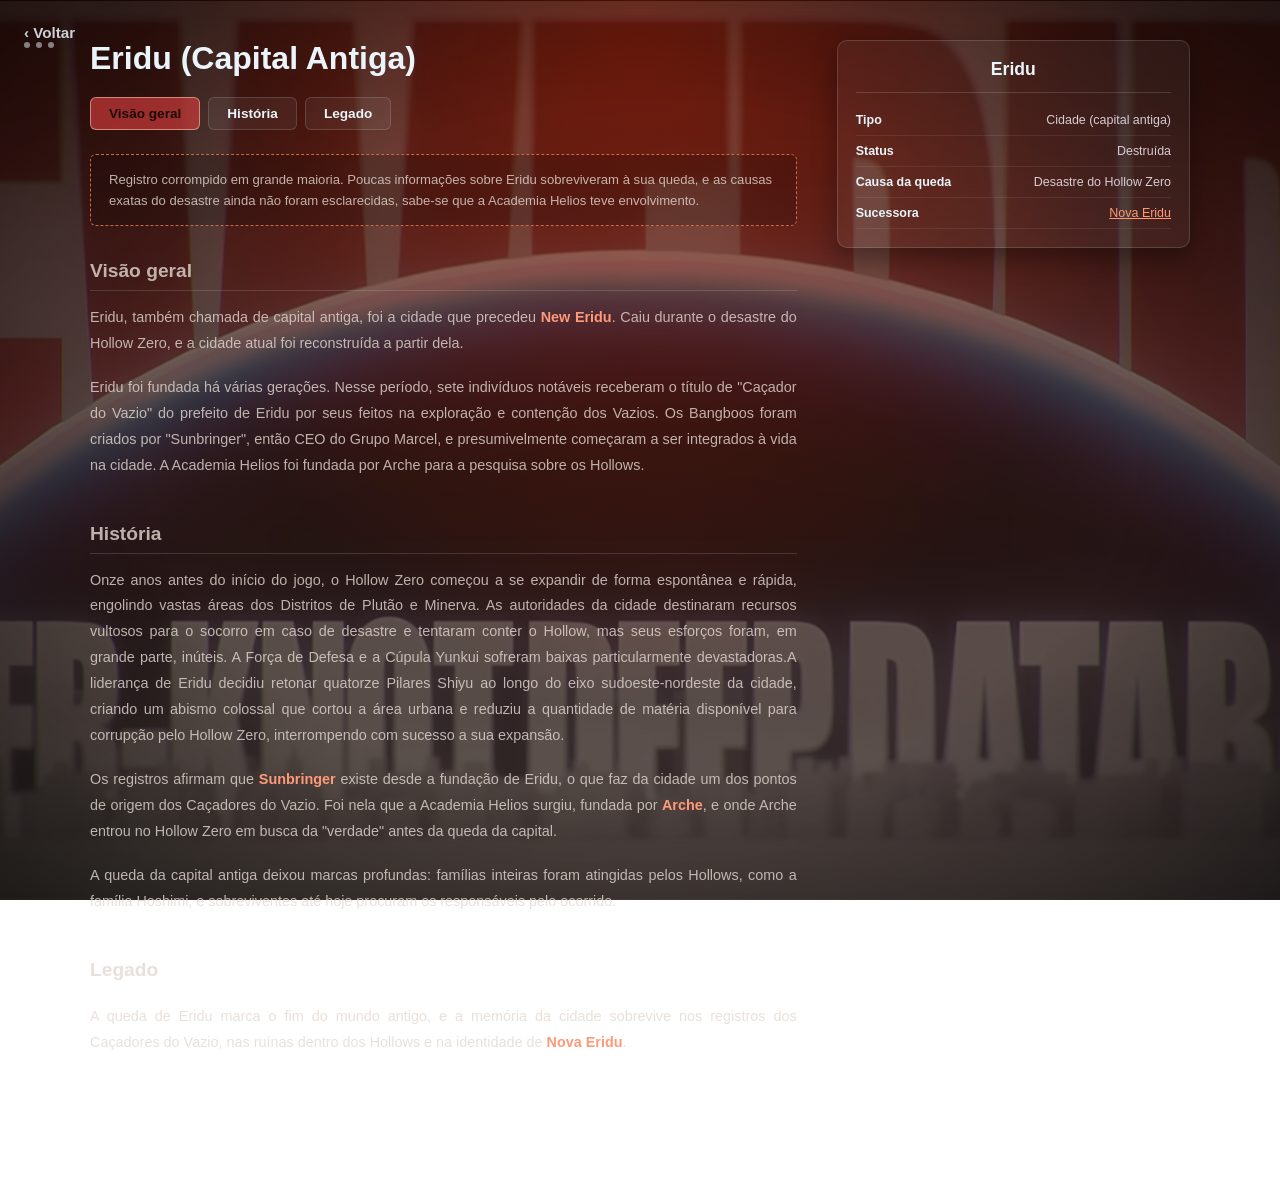
<file: previous.html>
<!DOCTYPE html>
<html lang="pt-BR">
<head>
    <meta charset="UTF-8">
    <meta name="viewport" content="width=device-width, initial-scale=1.0">
    <title>Eridu (Capital Antiga)</title>
    <link rel="stylesheet" href="characters.css">
    <link rel="stylesheet" href="themes.css">
</head>
<body class="theme-old-eridu">
<audio id="bgm" src="audio/soundtrack.mp3" data-track="soundtrack" loop></audio> 
    <script src="music.js"></script>

    <div class="wiki-layout">

        <main class="wiki-main">
           <div class="topbar">
    <a href="pag.html" class="back">&#8249; Voltar</a>
    <div class="dots"><span></span><span></span><span></span></div>
  </div>


            <h1 class="page-title">Eridu (Capital Antiga)</h1>

            <nav class="tabs">
                <a href="#overview" class="tab active">Visão geral</a>
                <a href="#historia" class="tab">História</a>
                <a href="#legado" class="tab">Legado</a>
            </nav>

            <div class="warning-box">
                Registro corrompido em grande maioria. Poucas informações sobre Eridu sobreviveram à sua queda, e as causas
                exatas do desastre ainda não foram esclarecidas, sabe-se que a Academia Helios teve envolvimento.
            </div>

            <section id="overview">
                <h2>Visão geral</h2>
                <p>
                    Eridu, também chamada de capital antiga, foi a cidade que precedeu <a href="NewEridu.html">New Eridu</a>.
                    Caiu durante o desastre do Hollow Zero, e a cidade atual foi reconstruída a partir dela.
                </p>
                <br>
                <p>Eridu foi fundada há várias gerações. Nesse período, sete indivíduos notáveis ​​receberam o título de 
                    "Caçador do Vazio" do prefeito de Eridu por seus feitos na exploração e contenção dos Vazios. Os Bangboos
                     foram criados por "Sunbringer", então CEO do Grupo Marcel, e presumivelmente começaram a ser integrados à 
                     vida na cidade. A Academia Helios foi fundada por Arche para a pesquisa sobre os Hollows.<p>
            </section>

            <section id="historia">
                <h2>História</h2>
                <p><p>Onze anos antes do início do jogo, o Hollow Zero começou a se expandir de forma espontânea e rápida, 
                    engolindo vastas áreas dos Distritos de Plutão e Minerva. As autoridades da cidade destinaram recursos vultosos
                     para o socorro em caso de desastre e tentaram conter o Hollow, mas seus esforços foram, em grande parte, inúteis.
                    A Força de Defesa e a Cúpula Yunkui sofreram baixas particularmente devastadoras.A liderança de Eridu decidiu
                    retonar quatorze Pilares Shiyu ao longo do eixo sudoeste-nordeste da cidade, criando um abismo colossal que 
                    cortou a área urbana e reduziu a quantidade de matéria disponível para corrupção pelo Hollow Zero, interrompendo
                    com sucesso a sua expansão.</p>
                    <br>
                <p>
                    Os registros afirmam que <a href="Sunbringer.html">Sunbringer</a> existe desde a fundação de Eridu, o que
                    faz da cidade um dos pontos de origem dos Caçadores do Vazio. Foi nela que a Academia Helios surgiu,
                    fundada por <a href="Arche.html">Arche</a>, e onde Arche entrou no Hollow Zero em busca da "verdade"
                    antes da queda da capital.
                </p>
                <br>
                <p>
                    A queda da capital antiga deixou marcas profundas: famílias inteiras foram atingidas pelos Hollows,
                    como a família Hoshimi, e sobreviventes até hoje procuram os responsáveis pelo ocorrido.
                </p>
            </section>

            <section id="legado">
                <h2>Legado</h2>
                <p>
                    A queda de Eridu marca o fim do mundo antigo, e a memória da cidade sobrevive nos registros dos Caçadores
                    do Vazio, nas ruínas dentro dos Hollows e na identidade de <a href="newera.html">Nova Eridu</a>.
                </p>
            </section>

        </main>

        <aside class="infobox">
            <div class="infobox-title">Eridu</div>
            
            <div class="infobox-row"><span class="label">Tipo</span><span>Cidade (capital antiga)</span></div>
            <div class="infobox-row"><span class="label">Status</span><span>Destruída</span></div>
            <div class="infobox-row"><span class="label">Causa da queda</span><span>Desastre do Hollow Zero</span></div>
            <div class="infobox-row"><span class="label">Sucessora</span><span><a href="NewEridu.html" style="color:var(--accent-link)">Nova Eridu</a></span></div>
        </aside>

    </div>

    <script src="tabs.js"></script>
</body>
</html>
</file>
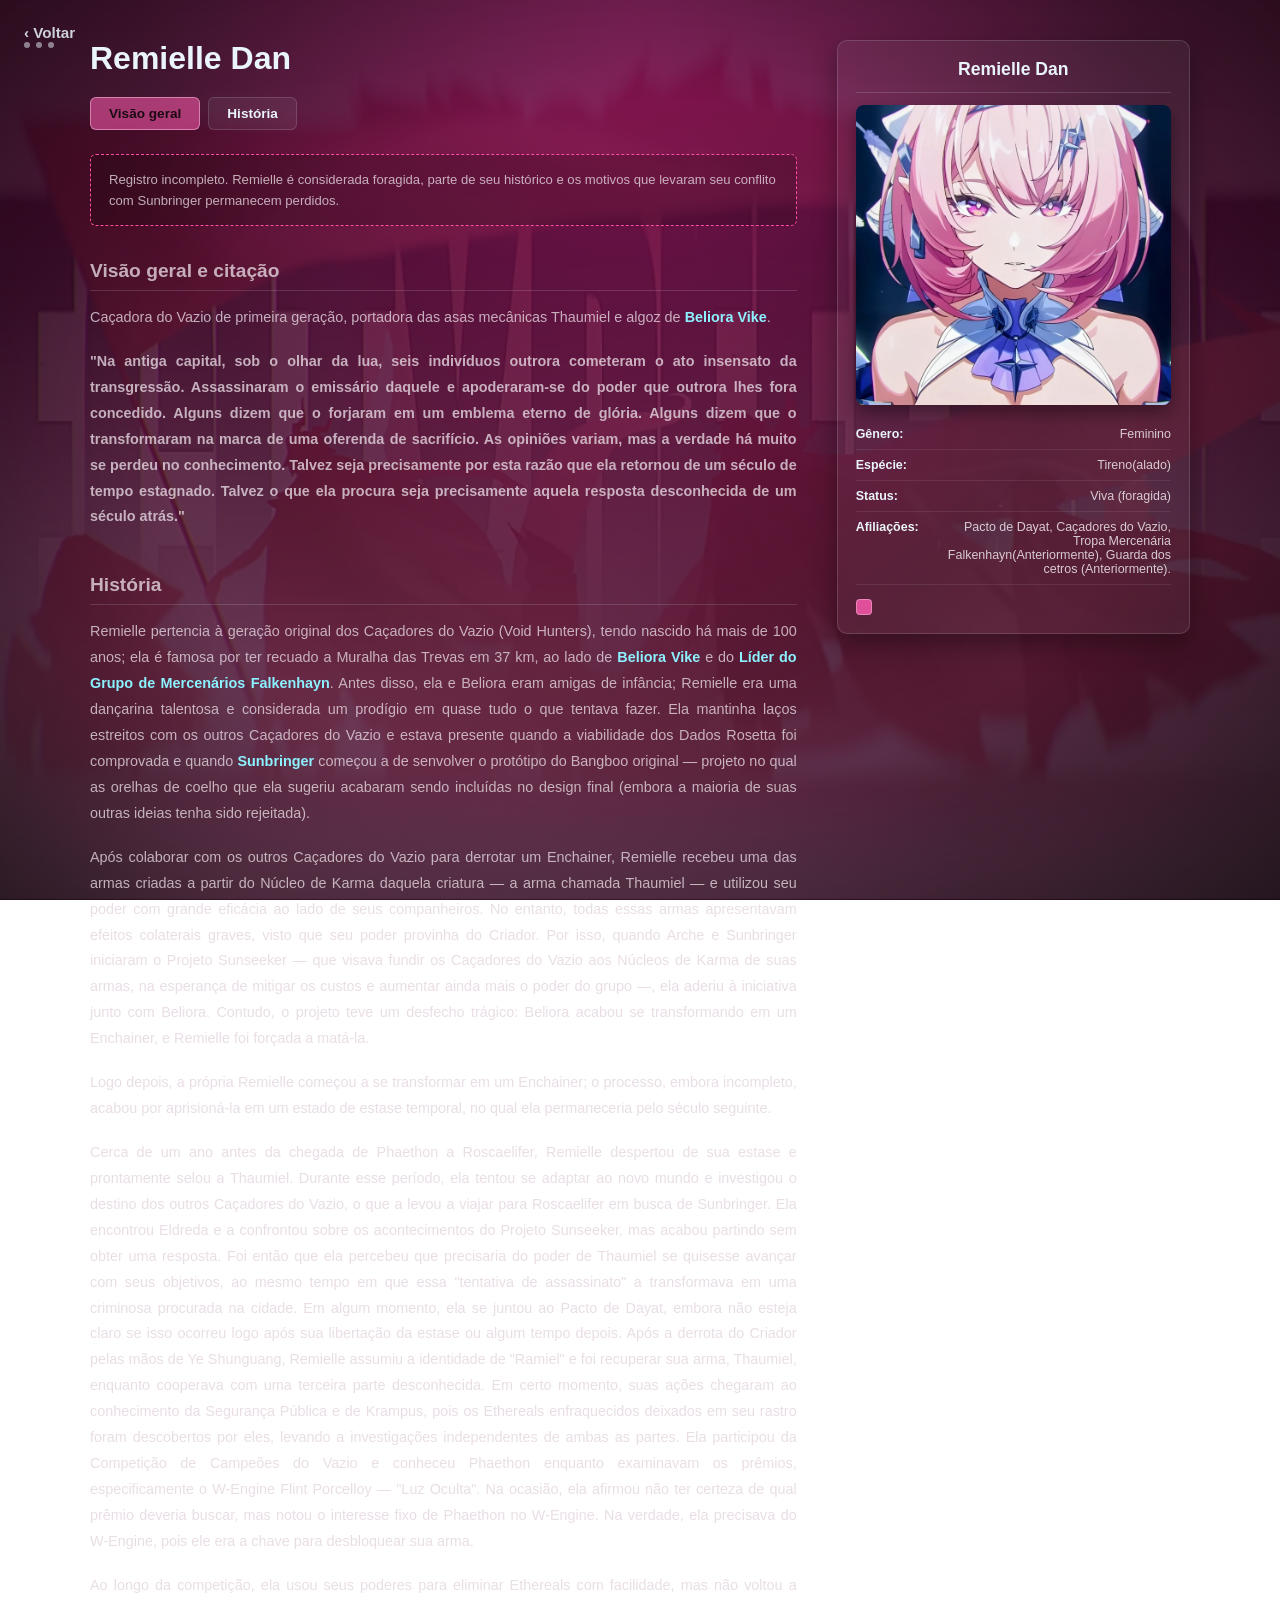
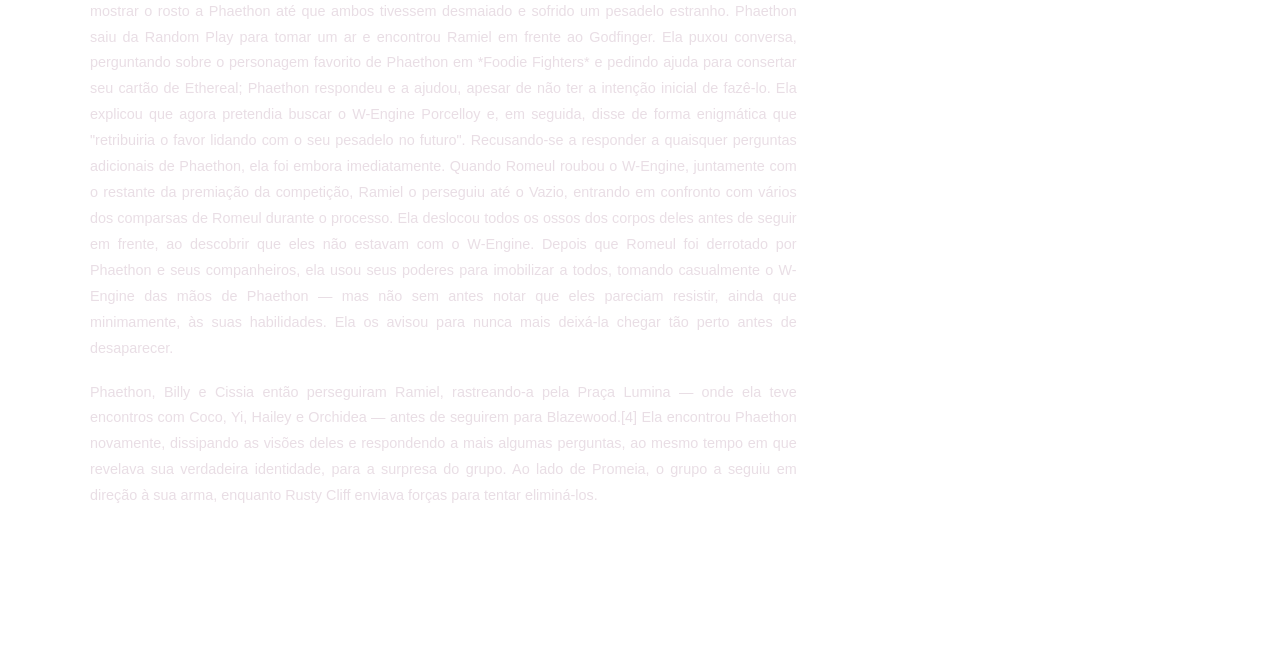
<file: Remielle.html>
<!DOCTYPE html>
<html lang="pt-BR">
<head>
    <meta charset="UTF-8">
    <meta name="viewport" content="width=device-width, initial-scale=1.0">
    <title>Remielle Dan</title>
    <link rel="stylesheet" href="characters.css">
    <link rel="stylesheet" href="themes.css">
</head>
<div class="topbar">
    <a href="original.html" class="back">&#8249; Voltar</a>
    <div class="dots"><span></span><span></span><span></span></div>
</div>
<body class="theme-remielle">
    <audio id="bgm" src="audio/remi.mp3" data-track="remielle" loop></audio> 
    <script src="music.js"></script>

    <div class="wiki-layout">

        <main class="wiki-main">
            <h1 class="page-title">Remielle Dan</h1>

            <nav class="tabs">
                <a href="#overview" class="tab active">Visão geral</a>
                <a href="#historia" class="tab">História</a>
            </nav>

            <div class="warning-box">Registro incompleto. Remielle é considerada foragida, parte de seu histórico e os motivos que levaram seu conflito com Sunbringer permanecem perdidos.</div>

            <section id="overview">
                <h2>Visão geral e citação</h2>
                <p>Caçadora do Vazio de primeira geração, portadora das asas mecânicas Thaumiel e algoz de <a href="beliora.html">Beliora Vike</a>.</p>
                <br>
                <p><strong>"Na antiga capital, sob o olhar da lua, seis indivíduos outrora cometeram o ato insensato da transgressão. 
                    Assassinaram o emissário daquele e apoderaram-se do poder que outrora lhes fora concedido. Alguns dizem que 
                    o forjaram em um emblema eterno de glória. Alguns dizem que o transformaram na marca de uma oferenda de sacrifício. 
                    As opiniões variam, mas a verdade há muito se perdeu no conhecimento. Talvez seja precisamente por esta razão que 
                    ela retornou de um século de tempo estagnado. Talvez o que ela procura seja precisamente aquela resposta desconhecida
                    de um século atrás."</strong>
                </p>
            </section>

            <section id="historia">
                <h2>História</h2>
                <p>Remielle pertencia à geração original dos Caçadores do Vazio (Void Hunters), tendo nascido há mais de 100 anos; ela é 
                famosa por ter recuado a Muralha das Trevas em 37 km, ao lado de <a href="Beliora.html">Beliora Vike</a> e do <a href="Falkenhayn.html">Líder do Grupo de Mercenários 
                Falkenhayn</a>. Antes disso, ela e Beliora eram amigas de infância; Remielle era uma dançarina talentosa e considerada um 
                prodígio em quase tudo o que tentava fazer. Ela mantinha laços estreitos com os outros Caçadores do Vazio e estava presente
                 quando a viabilidade dos Dados Rosetta foi comprovada e quando <a href="Sunbringer.html">Sunbringer</a> começou a de   senvolver o protótipo do Bangboo 
                 original — projeto no qual as orelhas de coelho que ela sugeriu acabaram sendo incluídas no design final (embora a maioria
                  de suas outras ideias tenha sido rejeitada).</p>
                  <br>
                <p>Após colaborar com os outros Caçadores do Vazio para derrotar um Enchainer, Remielle recebeu uma das armas criadas a 
                partir do Núcleo de Karma daquela criatura — a arma chamada Thaumiel — e utilizou seu poder com grande eficácia ao lado
                de seus companheiros. No entanto, todas essas armas apresentavam efeitos colaterais graves, visto que seu poder 
                provinha do Criador. Por isso, quando Arche e Sunbringer iniciaram o Projeto Sunseeker — que visava fundir os 
                Caçadores do Vazio aos Núcleos de Karma de suas armas, na esperança de mitigar os custos e aumentar ainda mais 
                o poder do grupo —, ela aderiu à iniciativa junto com Beliora. Contudo, o projeto teve um desfecho trágico: 
                Beliora acabou se transformando em um Enchainer, e Remielle foi forçada a matá-la.</p>
                <br>
                <p>Logo depois, a própria Remielle começou a se transformar em um Enchainer; o processo, embora incompleto, acabou por 
                aprisioná-la em um estado de estase temporal, no qual ela permaneceria pelo século seguinte.</p>
                <br>
                <p>Cerca de um ano antes da chegada de Phaethon a Roscaelifer, Remielle despertou de sua estase e prontamente selou a 
                Thaumiel. Durante esse período, ela tentou se adaptar ao novo mundo e investigou o destino dos outros Caçadores do Vazio,
                o que a levou a viajar para Roscaelifer em busca de Sunbringer. Ela encontrou Eldreda e a confrontou sobre os 
                acontecimentos do Projeto Sunseeker, mas acabou partindo sem obter uma resposta. Foi então que ela percebeu que precisaria
                do poder de Thaumiel se quisesse avançar com seus objetivos, ao mesmo tempo em que essa "tentativa de assassinato" a 
                transformava em uma criminosa procurada na cidade. Em algum momento, ela se juntou ao Pacto de Dayat, embora não esteja
                claro se isso ocorreu logo após sua libertação da estase ou algum tempo depois. Após a derrota do Criador pelas mãos de 
                Ye Shunguang, Remielle assumiu a identidade de "Ramiel" e foi recuperar sua arma, Thaumiel, enquanto cooperava com uma 
                terceira parte desconhecida. Em certo momento, suas ações chegaram ao conhecimento da Segurança Pública e de Krampus, 
                pois os Ethereals enfraquecidos deixados em seu rastro foram descobertos por eles, levando a investigações independentes 
                de ambas as partes. Ela participou da Competição de Campeões do Vazio e conheceu Phaethon enquanto examinavam os prêmios, 
                especificamente o W-Engine Flint Porcelloy — "Luz Oculta". Na ocasião, ela afirmou não ter certeza de qual prêmio deveria 
                buscar, mas notou o interesse fixo de Phaethon no W-Engine. Na verdade, ela precisava do W-Engine, pois ele era a chave 
                para desbloquear sua arma.</p>
                <br>
                <p>Ao longo da competição, ela usou seus poderes para eliminar Ethereals com facilidade, mas não voltou a mostrar o rosto a
                 Phaethon até que ambos tivessem desmaiado e sofrido um pesadelo estranho. Phaethon saiu da Random Play para tomar um ar 
                 e encontrou Ramiel em frente ao Godfinger. Ela puxou conversa, perguntando sobre o personagem favorito de Phaethon em 
                 *Foodie Fighters* e pedindo ajuda para consertar seu cartão de Ethereal; Phaethon respondeu e a ajudou, apesar de não 
                 ter a intenção inicial de fazê-lo. Ela explicou que agora pretendia buscar o W-Engine Porcelloy e, em seguida, disse de
                  forma enigmática que "retribuiria o favor lidando com o seu pesadelo no futuro". Recusando-se a responder a quaisquer 
                  perguntas adicionais de Phaethon, ela foi embora imediatamente. Quando Romeul roubou o W-Engine, juntamente com o 
                  restante da premiação da competição, Ramiel o perseguiu até o Vazio, entrando em confronto com vários dos comparsas 
                  de Romeul durante o processo. Ela deslocou todos os ossos dos corpos deles antes de seguir em frente, ao descobrir que 
                  eles não estavam com o W-Engine. Depois que Romeul foi derrotado por Phaethon e seus companheiros, ela usou seus poderes
                   para imobilizar a todos, tomando casualmente o W-Engine das mãos de Phaethon — mas não sem antes notar que eles 
                   pareciam resistir, ainda que minimamente, às suas habilidades. Ela os avisou para nunca mais deixá-la chegar tão 
                   perto antes de desaparecer.</p>
                   <br>
                <p>Phaethon, Billy e Cissia então perseguiram Ramiel, rastreando-a pela Praça Lumina — onde ela teve encontros com Coco, 
                    Yi, Hailey e Orchidea — antes de seguirem para Blazewood.[4] Ela encontrou Phaethon novamente, dissipando as visões 
                    deles e respondendo a mais algumas perguntas, ao mesmo tempo em que revelava sua verdadeira identidade, para a 
                    surpresa do grupo. Ao lado de Promeia, o grupo a seguiu em direção à sua arma, enquanto Rusty Cliff enviava forças 
                    para tentar eliminá-los.</p>
            </section>

        </main>

        <aside class="infobox">
            <div class="infobox-title">Remielle Dan</div>
            <img src="img/r_icon.png" alt="Remielle Dan" class="infobox-img">
            <div class="infobox-row"><span class="label">Gênero:</span><span>Feminino</span></div>
            <div class="infobox-row"><span class="label">Espécie:</span><span>Tireno(alado)</span></div>
            <div class="infobox-row"><span class="label">Status:</span><span>Viva (foragida)</span></div>
            <div class="infobox-row"><span class="label">Afiliações: </span><span>Pacto de Dayat, Caçadores do Vazio, Tropa Mercenária Falkenhayn(Anteriormente), Guarda dos cetros (Anteriormente).</span></div>
            <span class="swatch"></span>
        </aside>

    </div>

    <script src="tabs.js"></script>
</body>
</html>
</file>
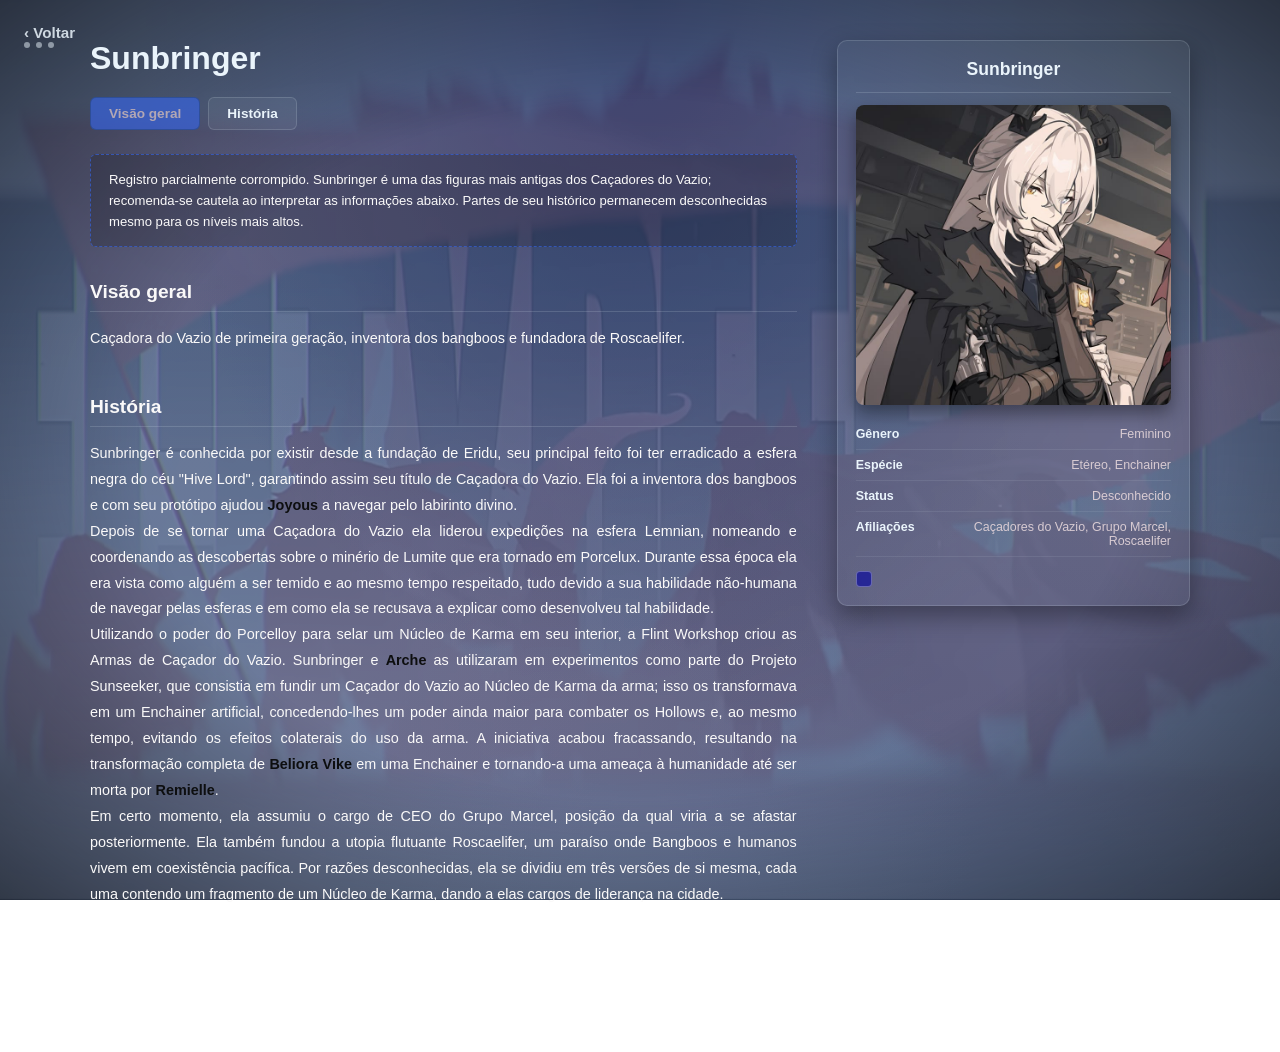
<file: Sunbringer.html>
<!DOCTYPE html>
<html lang="pt-BR">
<head>
    <meta charset="UTF-8">
    <meta name="viewport" content="width=device-width, initial-scale=1.0">
    <title>Sunbringer</title>
    <link rel="stylesheet" href="characters.css">
    <link rel="stylesheet" href="themes.css">
</head>
<div class="topbar">
    <a href="original.html" class="back">&#8249; Voltar</a>
    <div class="dots"><span></span><span></span><span></span></div>
</div>
<body class="theme-sunbringer">
   <audio id="bgm" src="audio/soundtrack.mp3" data-track="soundtrack" loop></audio> 
   <script src="music.js"></script>


    <div class="wiki-layout">

        <main class="wiki-main">
            <h1 class="page-title">Sunbringer</h1>

            <nav class="tabs">
                <a href="#overview" class="tab active">Visão geral</a>
                <a href="#historia" class="tab">História</a>
            </nav>

            <div class="warning-box">Registro parcialmente corrompido. Sunbringer é uma das figuras mais antigas dos Caçadores do Vazio; recomenda-se cautela ao interpretar as informações abaixo. Partes de seu histórico permanecem desconhecidas mesmo para os níveis mais altos.</div>

            <section id="overview">
                <h2>Visão geral</h2>
                <p>Caçadora do Vazio de primeira geração, inventora dos bangboos e fundadora de Roscaelifer.</p>
            </section>

            <section id="historia">
                <h2>História</h2>
                <p>Sunbringer é conhecida por existir desde a fundação de Eridu, seu principal feito foi ter erradicado a esfera negra do céu "Hive Lord", garantindo assim seu título de Caçadora do Vazio. Ela foi a inventora dos bangboos e com seu protótipo ajudou <a href="Joyous.html">Joyous</a> a navegar pelo labirinto divino.</p>
                <p>Depois de se tornar uma Caçadora do Vazio ela liderou expedições na esfera Lemnian, nomeando e coordenando as descobertas sobre o minério de Lumite que era tornado em Porcelux. Durante essa época ela era vista como alguém a ser temido e ao mesmo tempo respeitado, tudo devido a sua habilidade não-humana de navegar pelas esferas e em como ela se recusava a explicar como desenvolveu tal habilidade.</p>
                <p>Utilizando o poder do Porcelloy para selar um Núcleo de Karma em seu interior, a Flint Workshop criou as Armas de Caçador do Vazio. Sunbringer e <a href="Arche.html">Arche</a> as utilizaram em experimentos como parte do Projeto Sunseeker, que consistia em fundir um Caçador do Vazio ao Núcleo de Karma da arma; isso os transformava em um Enchainer artificial, concedendo-lhes um poder ainda maior para combater os Hollows e, ao mesmo tempo, evitando os efeitos colaterais do uso da arma. A iniciativa acabou fracassando, resultando na transformação completa de <a href="Beliora.html">Beliora Vike</a> em uma Enchainer e tornando-a uma ameaça à humanidade até ser morta por <a href="Remielle.html">Remielle</a>.</p>
                <p>Em certo momento, ela assumiu o cargo de CEO do Grupo Marcel, posição da qual viria a se afastar posteriormente. Ela também fundou a utopia flutuante Roscaelifer, um paraíso onde Bangboos e humanos vivem em coexistência pacífica. Por razões desconhecidas, ela se dividiu em três versões de si mesma, cada uma contendo um fragmento de um Núcleo de Karma, dando a elas cargos de liderança na cidade.</p>
            </section>

        </main>

        <aside class="infobox">
            <div class="infobox-title">Sunbringer</div>
            <img src="img/S_icon.png" alt="Sunbringer" class="infobox-img">
            <div class="infobox-row"><span class="label">Gênero</span><span>Feminino</span></div>
            <div class="infobox-row"><span class="label">Espécie</span><span>Etéreo, Enchainer</span></div>
            <div class="infobox-row"><span class="label">Status</span><span>Desconhecido</span></div>
            <div class="infobox-row"><span class="label">Afiliações</span><span>Caçadores do Vazio, Grupo Marcel, Roscaelifer</span></div>
            <span class="swatch"></span>
        </aside>

    </div>

    <script src="tabs.js"></script>
</body>
</html>
</file>
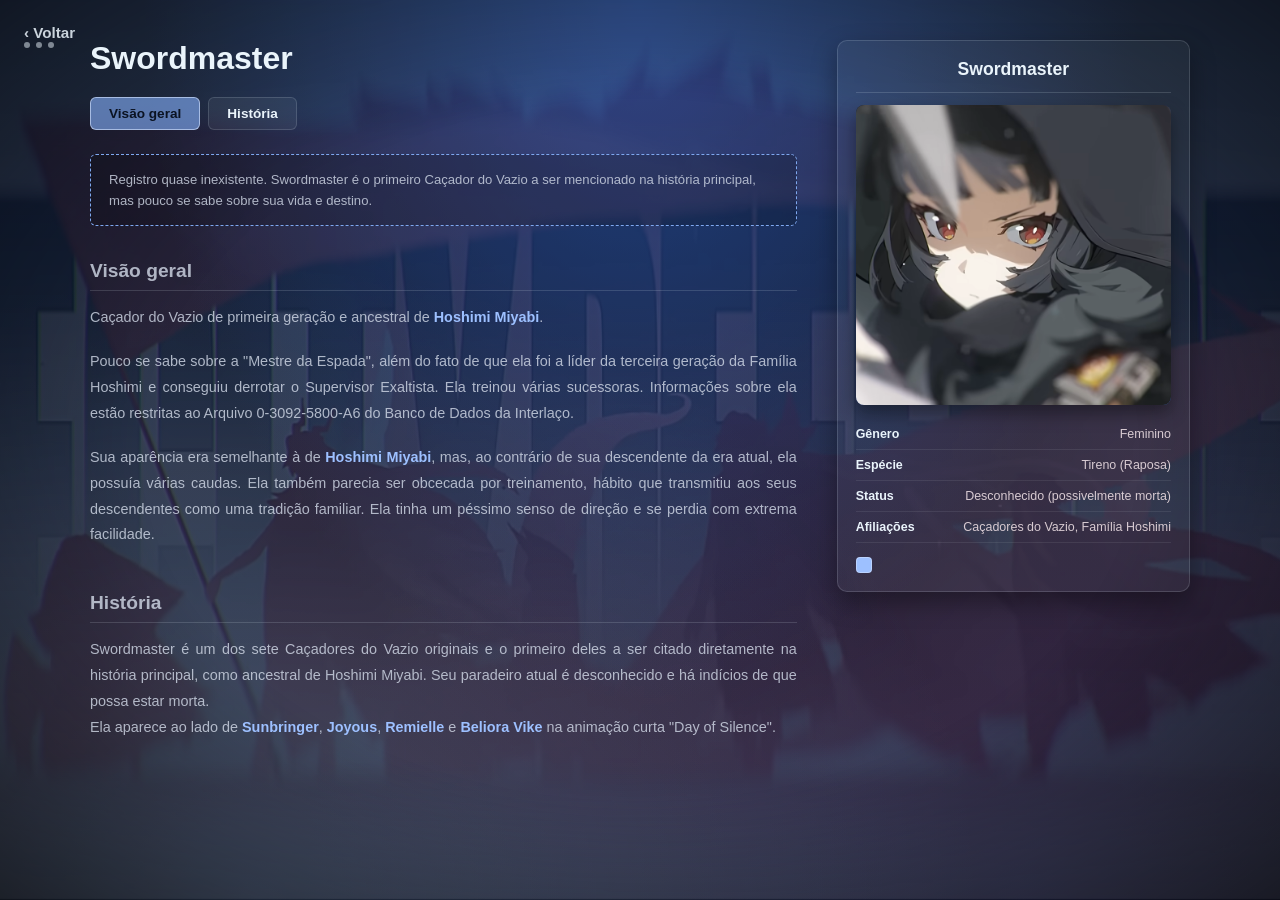
<file: Swordmaster.html>
<!DOCTYPE html>
<html lang="pt-BR">
<head>
    <meta charset="UTF-8">
    <meta name="viewport" content="width=device-width, initial-scale=1.0">
    <title>Swordmaster</title>
    <link rel="stylesheet" href="characters.css">
    <link rel="stylesheet" href="themes.css">
</head>
<div class="topbar">
    <a href="original.html" class="back">&#8249; Voltar</a>
    <div class="dots"><span></span><span></span><span></span></div>
</div>
<body class="theme-swordmaster">
    <audio id="bgm" src="audio/soundtrack.mp3" data-track="soundtrack" loop></audio> 
    <script src="music.js"></script>

    <div class="wiki-layout">

        <main class="wiki-main">
            <h1 class="page-title">Swordmaster</h1>

            <nav class="tabs">
                <a href="#overview" class="tab active">Visão geral</a>
                <a href="#historia" class="tab">História</a>
            </nav>

            <div class="warning-box">Registro quase inexistente. Swordmaster é o primeiro Caçador do Vazio a ser mencionado na história principal, mas pouco se sabe sobre sua vida e destino.</div>

            <section id="overview">
                <h2>Visão geral</h2>
                <p>Caçador do Vazio de primeira geração e ancestral de <a href="miyabi.html">Hoshimi Miyabi</a>.</p>
                <br>
                <p>Pouco se sabe sobre a "Mestre da Espada", além do fato de que ela foi a líder da terceira geração da Família Hoshimi e
                     conseguiu derrotar o Supervisor Exaltista. Ela treinou várias sucessoras. Informações sobre ela estão 
                     restritas ao Arquivo 0-3092-5800-A6 do Banco de Dados da Interlaço.</p>
                <br>
                <p>Sua aparência era semelhante à de <a href="miyabi.html">Hoshimi Miyabi</a>, mas, ao contrário de sua descendente da era atual, ela possuía várias
                     caudas. Ela também parecia ser obcecada por treinamento, hábito que transmitiu aos seus descendentes como uma 
                     tradição familiar. Ela tinha um péssimo senso de direção e se perdia com extrema facilidade.</p>
            </section>

            <section id="historia">
                <h2>História</h2>
                <p>Swordmaster é um dos sete Caçadores do Vazio originais e o primeiro deles a ser citado diretamente na história 
                    principal, como ancestral de Hoshimi Miyabi. Seu paradeiro atual é desconhecido e há indícios de que possa estar morta.</p>
                <p>Ela aparece ao lado de <a href="Sunbringer.html">Sunbringer</a>, <a href="Joyous.html">Joyous</a>, <a href="Remielle.html">Remielle</a> e <a href="Beliora.html">Beliora Vike</a> na animação curta "Day of Silence".</p>
            </section>

        </main>

        <aside class="infobox">
            <div class="infobox-title">Swordmaster</div>
            <img src="img/sword_icon.png" alt="Swordmaster" class="infobox-img">
            <div class="infobox-row"><span class="label">Gênero</span><span>Feminino</span></div>
            <div class="infobox-row"><span class="label">Espécie</span><span>Tireno (Raposa)</span></div>
            <div class="infobox-row"><span class="label">Status</span><span>Desconhecido (possivelmente morta)</span></div>
            <div class="infobox-row"><span class="label">Afiliações</span><span>Caçadores do Vazio, Família Hoshimi</span></div>
            <span class="swatch"></span>
        </aside>

    </div>

    <script src="tabs.js"></script>
</body>
</html>
</file>
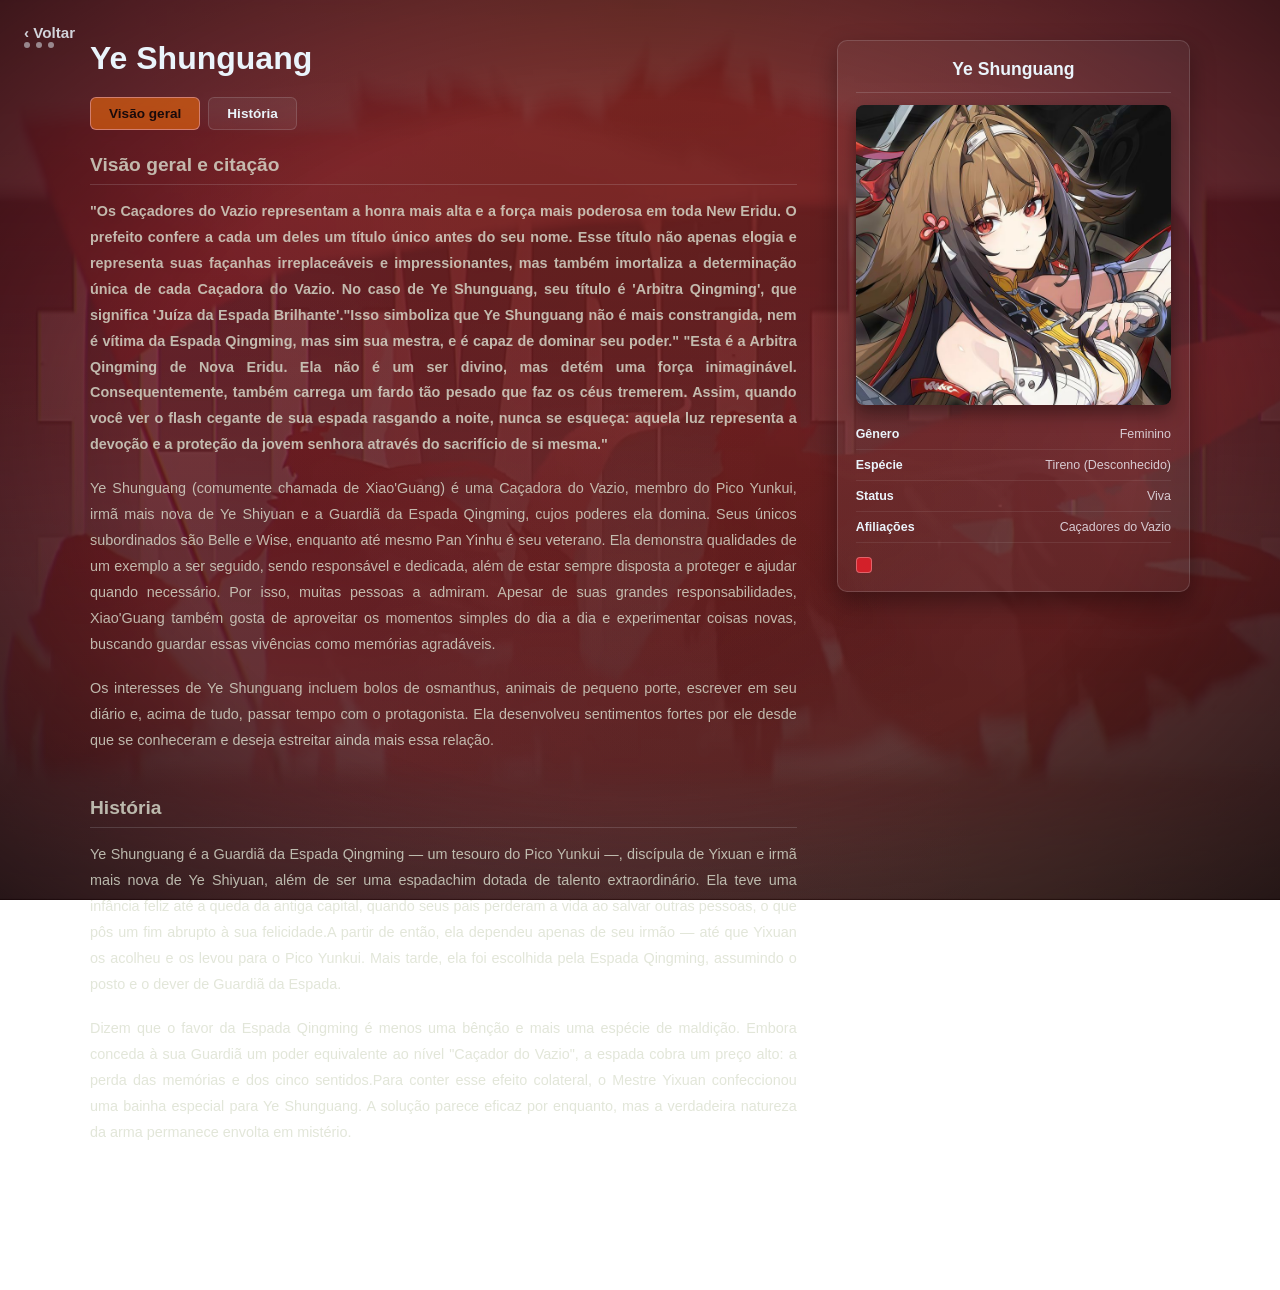
<file: ye.html>
<!DOCTYPE html>
<html lang="pt-BR">
<head>
    <meta charset="UTF-8">
    <meta name="viewport" content="width=device-width, initial-scale=1.0">
    <title>Ye Shunguang</title>
    <link rel="stylesheet" href="characters.css">
    <link rel="stylesheet" href="themes.css">
</head>
<div class="topbar">
    <a href="newhunters.html" class="back">&#8249; Voltar</a>
    <div class="dots"><span></span><span></span><span></span></div>
</div>
<body class="theme-ye">
    <audio id="bgm" src="audio/soundtrack.mp3" data-track="soundtrack" loop></audio> 
    <script src="music.js"></script>


    <div class="wiki-layout">

        <main class="wiki-main">
            <h1 class="page-title">Ye Shunguang</h1>

            <nav class="tabs">
                <a href="#overview" class="tab active">Visão geral</a>
                <a href="#historia" class="tab">História</a>
            </nav>

            <section id="overview">
                <h2>Visão geral e citação</h2>
                <p> <strong> "Os Caçadores do Vazio representam a honra mais alta e a força mais poderosa em toda New Eridu. O prefeito confere a cada um 
                    deles um título único antes do seu nome. Esse título não apenas elogia e representa suas façanhas irreplaceáveis e impressionantes,
                    mas também imortaliza a determinação única de cada Caçadora do Vazio. No caso de Ye Shunguang, seu título é 'Arbitra Qingming',
                     que significa 'Juíza da Espada Brilhante'."Isso simboliza que Ye Shunguang não é mais constrangida, nem é vítima 
                     da Espada Qingming, mas sim sua mestra, e é capaz de dominar seu poder." 
                     "Esta é a Arbitra Qingming de Nova Eridu. Ela não é um ser divino, mas detém uma força inimaginável. Consequentemente,
                      também carrega um fardo tão pesado que faz os céus tremerem. Assim, quando você ver o flash cegante de sua espada 
                      rasgando a noite, nunca se esqueça: aquela luz representa a devoção e a proteção da jovem senhora através do 
                      sacrifício de si mesma."</strong></p>
                      <br>
                <p>Ye Shunguang (comumente chamada de Xiao'Guang) é uma Caçadora do Vazio, membro do Pico Yunkui, irmã mais nova de 
                    Ye Shiyuan e a Guardiã da Espada Qingming, cujos poderes ela domina. Seus únicos subordinados são Belle e Wise, 
                    enquanto até mesmo Pan Yinhu é seu veterano. Ela demonstra qualidades de um exemplo a ser seguido, sendo responsável
                     e dedicada, além de estar sempre disposta a proteger e ajudar quando necessário. Por isso, muitas pessoas a admiram.
                      Apesar de suas grandes responsabilidades, Xiao'Guang também gosta de aproveitar os momentos simples do dia a dia e 
                      experimentar coisas novas, buscando guardar essas vivências como memórias agradáveis.</p>
                <br>
                <p>Os interesses de Ye Shunguang incluem bolos de osmanthus, animais de pequeno porte, escrever em seu diário e, acima de 
                    tudo, passar tempo com o protagonista. Ela desenvolveu sentimentos fortes por ele desde que se conheceram e deseja 
                    estreitar ainda mais essa relação.</p>
            </section>

            <section id="historia">
                <h2>História</h2>
                <p>Ye Shunguang é a Guardiã da Espada Qingming — um tesouro do Pico Yunkui —, 
                discípula de Yixuan e irmã mais nova de Ye Shiyuan, além de ser uma espadachim dotada de talento extraordinário.
                Ela teve uma infância feliz até a queda da antiga capital, quando seus pais perderam a vida ao salvar outras pessoas,
                o que pôs um fim abrupto à sua felicidade.A partir de então, ela dependeu apenas de seu irmão — até que Yixuan os acolheu
                e os levou para o Pico Yunkui. Mais tarde, ela foi escolhida pela Espada Qingming, assumindo o posto e o dever de Guardiã
                da Espada.</p>
                <br>

                <p>Dizem que o favor da Espada Qingming é menos uma bênção e mais uma espécie de maldição. Embora conceda à sua Guardiã 
                    um poder equivalente ao nível "Caçador do Vazio", a espada cobra um preço alto: a perda das memórias e dos cinco 
                    sentidos.Para conter esse efeito colateral, o Mestre Yixuan confeccionou uma bainha especial para Ye Shunguang. 
                    A solução parece eficaz por enquanto, mas a verdadeira natureza da arma permanece envolta em mistério.</p>
            </section>

        </main>

        <aside class="infobox">
            <div class="infobox-title">Ye Shunguang</div>
            <img src="img/ye_icon.png" alt="Ye Shunguang" class="infobox-img">
            <div class="infobox-row"><span class="label">Gênero</span><span>Feminino</span></div>
            <div class="infobox-row"><span class="label">Espécie</span><span>Tireno (Desconhecido)</span></div>
            <div class="infobox-row"><span class="label">Status</span><span>Viva</span></div>
            <div class="infobox-row"><span class="label">Afiliações</span><span>Caçadores do Vazio</span></div>
            <span class="swatch"></span>
        </aside>

    </div>

    <script src="tabs.js"></script>
</body>
</html>
</file>
<file: style.css>
:root {
    --hub-bg-top: #1b2a4e;
    --hub-bg-bottom: #140f1f;
    --hub-glow: rgba(110, 150, 255, 0.35);
    --hub-accent: #9dc0ff;
}

* { margin: 0; padding: 0; box-sizing: border-box; }

body {
    min-height: 100vh;
    font-family: 'Segoe UI', Tahoma, Geneva, Verdana, sans-serif;
    color: #EAF4FB;
    padding: 24px 20px 80px;
    background:
        radial-gradient(ellipse at top, var(--hub-glow) 0%, transparent 60%),
        linear-gradient(180deg, var(--hub-bg-top) 0%, var(--hub-bg-bottom) 100%);
    background-attachment: fixed;
}

body::after {
    content: "";
    position: fixed;
    inset: 0;
    background: var(--hub-bg-image, url('img/index_back.png')) center / cover;
    opacity: 0.18;
    z-index: -1;
    pointer-events: none;
}

.topbar { margin-bottom: 16px; }

.back-btn {
    display: inline-flex;
    align-items: center;
    gap: 8px;
    text-decoration: none;
    color: #EAF4FB;
    background: rgba(234, 244, 251, 0.06);
    border: 1px solid rgba(234, 244, 251, 0.15);
    padding: 8px 16px;
    border-radius: 6px;
    font-size: 0.85rem;
    font-weight: 600;
    transition: background 0.2s ease;
}
.back-btn:hover { background: rgba(234, 244, 251, 0.14); }

.hub-title {
    text-align: center;
    font-size: 2rem;
    margin: 20px 0 50px;
}

/* ===== Cartas ===== */
.cards {
    display: flex;
    justify-content: center;
    align-items: flex-start;
    gap: 28px;
    flex-wrap: wrap;
}

.card {
    --offset: 0px;               /* cada carta define o seu deslocamento */
    position: relative;
    display: block;
    width: 170px;
    height: 400px;
    margin-top: var(--offset);
    border-radius: 10px;
    overflow: hidden;
    text-decoration: none;
    color: #fff;
    background: linear-gradient(160deg, #2a3560 0%, #120f24 100%);
    box-shadow: 0 10px 24px rgba(0, 0, 0, 0.45);
    transition: transform 0.25s ease, box-shadow 0.25s ease;
}
.card:hover,
.card:focus-visible {
    transform: translateY(-10px);
    box-shadow: 0 18px 32px rgba(0, 0, 0, 0.55), 0 0 0 1px var(--hub-accent);
    outline: none;
}

.card img {
    width: 100%;
    height: 100%;
    object-fit: cover;
    object-position: top;
}

/* Nome no rodapé da carta */
.card span {
    position: absolute;
    inset: auto 0 0 0;
    padding: 36px 10px 14px;
    text-align: center;
    font-size: 0.85rem;
    font-weight: 700;
    background: linear-gradient(0deg, rgba(10, 8, 24, 0.9) 0%, transparent 100%);
}

@media (max-width: 600px) {
    .card { --offset: 0px !important; width: 140px; height: 330px; }
}

.welcome {
    display: flex;
    flex-direction: column;
    align-items: center;
    min-height: 80vh;
    justify-content: center;
    gap: 28px;
}

.welcome-card {
    width: 100%;
    max-width: 320px;
    padding: 24px;
    text-align: center;
    background: rgba(234, 244, 251, 0.06);
    border: 1px solid rgba(234, 244, 251, 0.15);
    border-radius: 12px;
    box-shadow: 0 14px 30px rgba(0, 0, 0, 0.45);
    backdrop-filter: blur(6px);
}

.welcome-avatar {
    width: 120px;
    height: 120px;
    border-radius: 50%;
    object-fit: cover;
    border: 3px solid var(--hub-accent);
    box-shadow: 0 0 22px rgba(255, 140, 198, 0.35);
    margin-bottom: 16px;
}

.welcome-card h2 { font-size: 1.4rem; margin-bottom: 6px; }
.welcome-card .tag { color: var(--hub-accent); font-weight: 600; font-size: 0.85rem; }
.welcome-card .sub { color: rgba(234, 244, 251, 0.6); font-size: 0.8rem; margin-top: 6px; }

.enter-btn {
    display: inline-block;
    margin-top: 22px;
    padding: 10px 34px;
    border-radius: 6px;
    text-decoration: none;
    font-weight: 700;
    color: #1c0a14;
    background: var(--hub-accent);
    transition: transform 0.2s ease, box-shadow 0.2s ease;
}
.enter-btn:hover { transform: translateY(-3px); box-shadow: 0 8px 18px rgba(0, 0, 0, 0.4); }
</file>
<file: characters.css>
* { margin: 0; padding: 0; box-sizing: border-box; }

body {
    background:
        radial-gradient(ellipse at top, var(--glow-top) 0%, transparent 55%),
        radial-gradient(ellipse at 20% 100%, var(--glow-left) 0%, transparent 50%),
        radial-gradient(ellipse at 80% 100%, var(--glow-right) 0%, transparent 50%),
        linear-gradient(180deg, var(--bg-top) 0%, var(--bg-bottom) 100%);
    background-attachment: fixed;
    min-height: 100vh;
    font-family: 'Segoe UI', Tahoma, Geneva, Verdana, sans-serif;
    color: #EAF4FB;
    padding: 40px 20px 100px;
}

body::before,
body::after {
    content: "";
    position: fixed;
    inset: 0;
    pointer-events: none;
}
body::before {
    background: radial-gradient(ellipse at center, transparent 55%, rgba(0, 0, 0, 0.55) 100%);
    z-index: 0;
}
body::after {
    background: var(--bg-image, url('img/original_back.png')) center / cover;
    opacity: var(--bg-opacity, 0.18);
    z-index: -1;
}
.topbar {
    display: center;
    align-items: flex-start;
    gap: 15px;
    max-width: 1000px;
    margin: 0 auto 20px;
    position: fixed; top: 24px; left: 24px; 
  }
 .back {
    text-decoration: none;
    color: #EAF4FB;
    font-size: 0.95rem;
    font-weight: 600;
    opacity: 0.85;
    
  }
 
  .dots { display: flex; gap: 6px; opacity: 0.5; }
  .dots span {
    width: 6px; height: 6px; border-radius: 50%;
    background: #EAF4FB;
  }
.wiki-layout {
    position: relative;
    z-index: 1;
    max-width: 1100px;
    margin: 0 auto;
    display: grid;
    grid-template-columns: 2fr 1fr;
    gap: 40px;
    align-items: start;
}

.page-title { font-size: 2rem; margin-bottom: 20px; }


.tabs { display: flex; gap: 8px; margin-bottom: 24px; flex-wrap: wrap; }

.tab {
    text-decoration: none;
    color: #EAF4FB;
    background: rgba(234, 244, 251, 0.06);
    border: 1px solid rgba(234, 244, 251, 0.15);
    padding: 8px 18px;
    border-radius: 6px;
    font-size: 0.85rem;
    font-weight: 600;
    transition: background 0.2s ease;
}
.tab:hover { background: rgba(234, 244, 251, 0.12); }
.tab.active {
    background: var(--accent);
    color: var(--accent-text);
    border-color: var(--accent-border);
}

.warning-box {
    border: 1px dashed var(--warn);
    color: var(--text-soft);
    background: rgba(0, 0, 0, 0.18);
    padding: 14px 18px;
    border-radius: 6px;
    font-size: 0.82rem;
    line-height: 1.6;
    margin-bottom: 34px;
}

section { margin-bottom: 44px; scroll-margin-top: 20px; }

.wiki-main h2 {
    font-size: 1.2rem;
    color: var(--text-soft);
    margin-bottom: 14px;
    padding-bottom: 8px;
    border-bottom: 1px solid rgba(234, 244, 251, 0.15);
}

.wiki-main p {
    font-size: 0.9rem;
    line-height: 1.8;
    color: var(--text-soft);
    text-align: justify;
}

.wiki-main p a {
    color: var(--accent-link);
    font-weight: 600;
    text-decoration: none;
    border-bottom: 1px solid transparent;
    transition: border-color 0.2s ease;
}
.wiki-main p a:hover { border-bottom-color: var(--accent-link); }


.infobox {
    position: sticky;
    top: 30px;
    background: rgba(234, 244, 251, 0.05);
    border: 1px solid rgba(234, 244, 251, 0.15);
    border-radius: 10px;
    padding: 18px;
    box-shadow: 0 10px 25px rgba(0, 0, 0, 0.35);
}

.infobox-title {
    text-align: center;
    font-size: 1.1rem;
    font-weight: 700;
    padding-bottom: 12px;
    margin-bottom: 12px;
    border-bottom: 1px solid rgba(234, 244, 251, 0.15);
}

.infobox-img {
    display: block;
    width: 100%;
    height: 300px;
    object-fit: cover;
    border-radius: 8px;
    background: linear-gradient(160deg, var(--img-from) 0%, var(--img-to) 100%);
    box-shadow: 0 8px 18px rgba(0, 0, 0, 0.4);
    margin-bottom: 14px;
}

.infobox-row {
    display: flex;
    justify-content: space-between;
    gap: 10px;
    font-size: 0.78rem;
    padding: 8px 0;
    border-bottom: 1px solid rgba(234, 244, 251, 0.08);
    color: #D8CBD2;
}
.infobox-row .label { font-weight: 700; color: #EAF4FB; flex-shrink: 0; }
.infobox-row span:last-child { text-align: right; }

.swatch {
    display: block;
    width: 16px;
    height: 16px;
    margin-top: 14px;
    border-radius: 4px;
    background: var(--swatch);
    border: 1px solid rgba(255, 255, 255, 0.3);
}

@media (max-width: 750px) {
    .wiki-layout { grid-template-columns: 1fr; }
    .infobox { position: static; order: -1; }
}
</file>
<file: themes.css>
body.theme-sunbringer {
    --bg-top: #586e97;   --bg-bottom: #566d97;
    --glow-top: rgba(48, 67, 121, 0.9);  --glow-left: rgba(105, 117, 150, 0.35);  --glow-right: rgba(4, 26, 68, 0.185);
    --accent: #3665e6a6; --accent-text: #b2a7b4; --accent-border: #284886a6; --accent-link: #0d0e0f;
    --warn: #3665e6a6;     --text-soft: #faf9f9;
    --img-from: #02033a; --img-to: #081085;
    --swatch: #212197e6;
}

body.theme-remielle {
    --bg-top: #5a0a3a;   --bg-bottom: #24121e;
    --glow-top: rgba(150, 20, 100, 0.8);  --glow-left: rgba(230, 70, 160, 0.3);  --glow-right: rgba(120, 10, 80, 0.3);
    --accent: #e0509aa6; --accent-text: #1c0a14; --accent-border: #f3a6cfa6; --accent-link: #8cf2ff;
    --warn: #ff4fa3;     --text-soft: #e4d6dfcc;
    --img-from: #3a0a28; --img-to: #8a1c5e;
    --swatch: #E0509A;
}

body.theme-swordmaster {
    --bg-top: #14274a;   --bg-bottom: #0f141f;
    --glow-top: rgba(40, 90, 190, 0.7);  --glow-left: rgba(120, 170, 255, 0.25);  --glow-right: rgba(60, 60, 160, 0.3);
    --accent: #7fa8f0a6; --accent-text: #0b1322; --accent-border: #cfe0ffa6; --accent-link: #9dc0ff;
    --warn: #7fa8f0;     --text-soft: #d3dbe8cc;
    --img-from: #0c1a3a; --img-to: #3a5ca8;
    --swatch: #9DC0FF;
}

body.theme-joyous {
    --bg-top: #6b4a05;   --bg-bottom: #2a2112;
    --glow-top: rgba(190, 140, 10, 0.75);  --glow-left: rgba(255, 200, 60, 0.3);  --glow-right: rgba(160, 90, 10, 0.3);
    --accent: #f2b632a6; --accent-text: #241a05; --accent-border: #ffe08fa6; --accent-link: #ffd25c;
    --warn: #f2b632;     --text-soft: #e6dfd0cc;
    --img-from: #4a3200; --img-to: #b8860b;
    --swatch: #F2B632;
}

body.theme-arche {
    --bg-top: #07504c;   --bg-bottom: #101f20;
    --glow-top: rgba(10, 130, 120, 0.7);  --glow-left: rgba(60, 220, 200, 0.25);  --glow-right: rgba(10, 90, 100, 0.3);
    --accent: #2fc4b2a6; --accent-text: #04201d; --accent-border: #9ff0e4a6; --accent-link: #6fe8d8;
    --warn: #2fc4b2;     --text-soft: #d0e0deCC;
    --img-from: #042c2a; --img-to: #0f7a70;
    --swatch: #58079b;
}

body.theme-beliora {
    --bg-top: #35105e;   --bg-bottom: #1a1222;
    --glow-top: rgba(90, 30, 170, 0.75);  --glow-left: rgba(170, 90, 255, 0.25);  --glow-right: rgba(60, 10, 120, 0.35);
    --accent: #9b5cf0a6; --accent-text: #150a24; --accent-border: #d2b0ffa6; --accent-link: #c299ff;
    --warn: #b06bff;     --text-soft: #ddd4e8cc;
    --img-from: #1c0a38; --img-to: #5a2aa8;
    --swatch: #9B5CF0;
}

body.theme-falkenhayn {
    --bg-top: #4a1c1a;   --bg-bottom: #1e1715;
    --glow-top: rgba(110, 42, 30, 0.7);  --glow-left: rgba(190, 118, 70, 0.22);  --glow-right: rgba(80, 42, 20, 0.35);
    --accent: #8fb348a6; --accent-text: #11190a; --accent-border: #cfe39aa6; --accent-link: #b5d46a;
    --warn: #8fb348;     --text-soft: #dbe0d0cc;
    --img-from: #1c2a0e; --img-to: #55742a;
    --swatch: #f7420c;
}
body.theme-miyabi {
    --bg-top: #1b6572;   --bg-bottom: #1b6572;
    --glow-top: rgba(30, 94, 110, 0.7);  --glow-left: rgba(70, 162, 190, 0.22);  --glow-right: rgba(20, 36, 80, 0.35);
    --accent: #4888b3a6; --accent-text: #11190a; --accent-border: #9a9be3a6; --accent-link: #b5d46a;
    --text-soft: #dbe0d0cc;
    --img-from: #1c2a0e; --img-to: #2a5d74;
    --swatch: #0c6af7;
}
body.theme-ye {
    --bg-top: #8b2531;   --bg-bottom: #310c11;
    --glow-top: rgba(112, 36, 23, 0.7);  --glow-left: rgba(145, 48, 48, 0.22);  --glow-right: rgba(80, 42, 20, 0.35);
    --accent: #e4640fa6; --accent-text: #190a0b; --accent-border: #e39a9ea6; --accent-link: #dd3a1d;
    --text-soft: #dbe0d0cc;
    --img-from: #1c2a0e; --img-to: #742a30;
    --swatch: #d32029;
}
body.theme-old-eridu {
    --bg-image: url('img/eridu_back.png'); --bg-opacity: 0.3;
    --bg-top: #3d140c;   --bg-bottom: #1c1512;
    --glow-top: rgba(160, 30, 4, 0.7);  --glow-left: rgba(94, 67, 46, 0.22);  --glow-right: rgba(75, 45, 39, 0.35);
    --accent: #d63e3ea6; --accent-text: #1d0d08; --accent-border: #f0b9a0a6; --accent-link: #ff9a78;
    --warn: #c9694a;     --text-soft: #e3d8d2cc;
}
 
body.theme-new-eridu {
    --bg-image: url('img/eridu_back.png'); --bg-opacity: 0.35;
    --bg-top: #0f1f45;   --bg-bottom: #0e0f1c;
    --glow-top: rgba(40, 80, 190, 0.7);  --glow-left: rgba(220, 70, 70, 0.22);  --glow-right: rgba(30, 60, 150, 0.3);
    --accent: #4f8cf0a6; --accent-text: #08142b; --accent-border: #b4d0ffa6; --accent-link: #8fb8ff;
    --warn: #e05a5a;     --text-soft: #d3dbe8cc;
    --img-from: #0a1633; --img-to: #2d4f9e;
}
</file>
<file: newhunters.css>
* { margin: 0; 
  padding: 0; 
  box-sizing: border-box; 
} 
.header {
    width: 100%;
    text-align: center;
    padding: 24px 0;
    color: #EAF4FB;
}
  body {
    background: radial-gradient(ellipse at top, #3B2C46 0%, #211B22 70%);
    min-height: 100vh;
    font-family: 'Segoe UI', sans-serif;
    color: #EAF4FB;
    padding: 40px 20px 100px;
  }
  body::after {
    content: "";
    position: fixed;
    inset: 0;
    background-image: url('img/original_back.png');
    background-size: cover;
    background-position: center;
    opacity: 0.18;
    z-index: -1;
}
 
  .topbar {
    display: center;
    align-items: flex-start;
    gap: 15px;
    max-width: 1000px;
    margin: 0 auto 20px;
    position: fixed; top: 24px; left: 24px; 
  }
 
  .back {
    text-decoration: none;
    color: #EAF4FB;
    font-size: 0.95rem;
    font-weight: 600;
    opacity: 0.85;
    
  }
 
  .dots { display: flex; gap: 6px; opacity: 0.5; }
  .dots span {
    width: 6px; height: 6px; border-radius: 50%;
    background: #EAF4FB;
  }
 
  .roster {
    max-width: 1000px;
    margin: 0 auto;
    display: flex;
    align-items: flex-start;  
    justify-content: center;
    gap: 14px;
    flex-wrap: wrap;
  }
 
  .agent {
    position: relative;
    width: 105px;
    height: 270px;
    border-radius: 12px;
    overflow: hidden;
    text-decoration: none;
    cursor: pointer;
    box-shadow: 0 8px 18px rgba(0,0,0,0.4);
    transition: transform 0.25s ease, box-shadow 0.25s ease;
  }
 
  
  .agent:nth-child(1n) { margin-top: 70px;}
  .agent:nth-child(2n) { margin-top: 120px;}
 
  .agent img,
  .agent .placeholder {
    width: 100%;
    height: 100%;
    object-fit: cover;
    display: block;
  }
  .agent:nth-child(1n) img { object-position: 50% top;}
  .agent:nth-child(2n) img { object-position: 50% center;}
                   
  .placeholder {
    display: flex;
    align-items: flex-end;
    justify-content: center;
    padding-bottom: 0px;
    font-size: 0.75rem;
    font-weight: 600;
    color: #fff;
    text-align: center;
    background: linear-gradient(160deg, var(--c1), var(--c2));
  }
 
  .agent::after {
    content: "";
    position: absolute;
    inset: 0;
    background: linear-gradient(to top, rgba(8, 4, 56, 0.55) 10%, transparent 45%);
  }
 
  .agent:hover {
    transform: translateY(-10px) scale(1.04);
    box-shadow: 0 16px 30px rgba(0,0,0,0.55);
    z-index: 5;
  }
 
  .agent .name-tag {
    position: absolute;
    bottom: 8px;
    left: 0;
    right: 0;
    text-align: center;
    font-size: 0.72rem;
    font-weight: 600;
    color: #ffffff;
    z-index: 1;
  }
</file>
<file: original.css>
* { margin: 0; 
  padding: 0; 
  box-sizing: border-box; 
} 
.header {
    width: 100%;
    text-align: center;
    padding: 24px 0;
    color: #EAF4FB;
}
  body {
    background: radial-gradient(ellipse at top, #3B2C46 0%, #211B22 70%);
    min-height: 100vh;
    font-family: 'Segoe UI', sans-serif;
    color: #EAF4FB;
    padding: 40px 20px 100px;
  }
  body::after {
    content: "";
    position: fixed;
    inset: 0;
    background-image: url('img/original_back.png');
    background-size: cover;
    background-position: center;
    opacity: 0.18;
    z-index: -1;
}
 
  .topbar {
    display: center;
    align-items: flex-start;
    gap: 15px;
    max-width: 1000px;
    margin: 0 auto 20px;
    position: fixed; top: 24px; left: 24px; 
  }
 
  .back {
    text-decoration: none;
    color: #EAF4FB;
    font-size: 0.95rem;
    font-weight: 600;
    opacity: 0.85;
    
  }
 
  .dots { display: flex; gap: 6px; opacity: 0.5; }
  .dots span {
    width: 6px; height: 6px; border-radius: 50%;
    background: #EAF4FB;
  }
 
  .roster {
    max-width: 1000px;
    margin: 0 auto;
    display: flex;
    align-items: flex-start;  
    justify-content: center;
    gap: 14px;
    flex-wrap: wrap;
  }
 
  .agent {
    position: relative;
    width: 95px;
    height: 240px;
    border-radius: 12px;
    overflow: hidden;
    text-decoration: none;
    cursor: pointer;
    box-shadow: 0 8px 18px rgba(0,0,0,0.4);
    transition: transform 0.25s ease, box-shadow 0.25s ease;
  }
 
  
  .agent:nth-child(2n) { margin-top: 70px;}
  .agent:nth-child(3n) { margin-top: 120px;}
  .agent:nth-child(5n) { margin-top: 40px;}
 
  .agent img,
  .agent .placeholder {
    width: 100%;
    height: 100%;
    object-fit: cover;
    display: block;
  }
  .agent:nth-child(1n) img { object-position: 15% top;}
  .agent:nth-child(2n) img { object-position: 50% center;}
  .agent:nth-child(3n) img { object-position: 30% top;}
  .agent:nth-child(4n) img { object-position: 0% top;}     
  .agent:nth-child(5n) img { object-position: 30% top;}
  .agent:nth-child(6n) img { object-position: 65% bottom center;}
  .agent:nth-child(7n) img { object-position: 65% center;}
                   
  .placeholder {
    display: flex;
    align-items: flex-end;
    justify-content: center;
    padding-bottom: 0px;
    font-size: 0.75rem;
    font-weight: 600;
    color: #fff;
    text-align: center;
    background: linear-gradient(160deg, var(--c1), var(--c2));
  }
 
  .agent::after {
    content: "";
    position: absolute;
    inset: 0;
    background: linear-gradient(to top, rgba(8, 4, 56, 0.55) 10%, transparent 45%);
  }
 
  .agent:hover {
    transform: translateY(-10px) scale(1.04);
    box-shadow: 0 16px 30px rgba(0,0,0,0.55);
    z-index: 5;
  }
 
  .agent .name-tag {
    position: absolute;
    bottom: 8px;
    left: 0;
    right: 0;
    text-align: center;
    font-size: 0.72rem;
    font-weight: 600;
    color: #ffffff;
    z-index: 1;
  }
</file>
<file: pags.css>
* { margin: 0; padding: 0; box-sizing: border-box; }
 
  body {
    background: radial-gradient(ellipse at top, #3B2C46 0%, #211B22 70%);
    min-height: 100vh;
    font-family: 'Segoe UI', sans-serif;
    color: #EAF4FB;
    padding: 60px 40px;
  }
  body::after {
    content: "";
    position: fixed;
    inset: 0;
    background-image: url('img/pag_back.png');
    background-size: cover;
    background-position: center;
    opacity: 0.18;
    z-index: -1;
}
  .topbar {
    display: center;
    align-items: flex-start;
    gap: 15px;
    max-width: 1000px;
    margin: 0 auto 20px;
    position: fixed; top: 24px; left: 24px; 
  }
 .back {
    text-decoration: none;
    color: #EAF4FB;
    font-size: 0.95rem;
    font-weight: 600;
    opacity: 0.85;
    
  }
 
  .dots { display: flex; gap: 6px; opacity: 0.5; }
  .dots span {
    width: 6px; height: 6px; border-radius: 50%;
    background: #EAF4FB;
  }
 
  h1 {
    font-size: 1.4rem;
    margin-bottom: 40px;
    opacity: 0.9;
    text-align: center;
  }
 
  .folder-grid {
    display: grid;
    grid-template-columns: repeat(auto-fill, minmax(110px, 1fr));
    gap: 30px;
    max-width: 700px;
  }
 
  .folder-item {
    display: flex;
    flex-direction: column;
    align-items: center;
    gap: 8px;
    text-decoration: none;
    color: #EAF4FB;
    text-align: center;
    padding: 10px 6px;
    border-radius: 8px;
    transition: background 0.2s ease;
  }
 
  .folder-item:hover {
    background: rgba(255,255,255,0.08);
  }
 
  .folder-item:active .folder-icon {
    transform: scale(0.95);
  }
 
  /* ===== ÍCONE DE PASTA, feito só com CSS ===== */
  .folder-icon {
    position: relative;
    width: 64px;
    height: 50px;
    transition: transform 0.15s ease;
  }
 
  /* corpo da pasta */
  .folder-icon::before {
    content: "";
    position: absolute;
    bottom: 0;
    left: 0;
    width: 100%;
    height: 42px;
    background: linear-gradient(180deg, #ffd873 0%, #f5b942 100%);
    border-radius: 2px 6px 6px 6px;
    box-shadow: 0 3px 6px rgba(0,0,0,0.35);
  }
 
  /* aba da pasta */
  .folder-icon::after {
    content: "";
    position: absolute;
    top: 0;
    left: 0;
    width: 42%;
    height: 14px;
    background: #f5b942;
    border-radius: 4px 8px 0 0;
  }
 
  /* pequeno "reflexo" na frente, dá profundidade */
  .folder-icon .front {
    position: absolute;
    bottom: 0;
    left: 0;
    width: 100%;
    height: 34px;
    background: linear-gradient(180deg, #ffe08a 0%, #ffcf5c 100%);
    border-radius: 2px 6px 6px 6px;
    box-shadow: inset 0 -6px 10px rgba(0,0,0,0.08);
  }
 
  .folder-label {
    font-size: 0.78rem;
    line-height: 1.3;
  }
</file>
